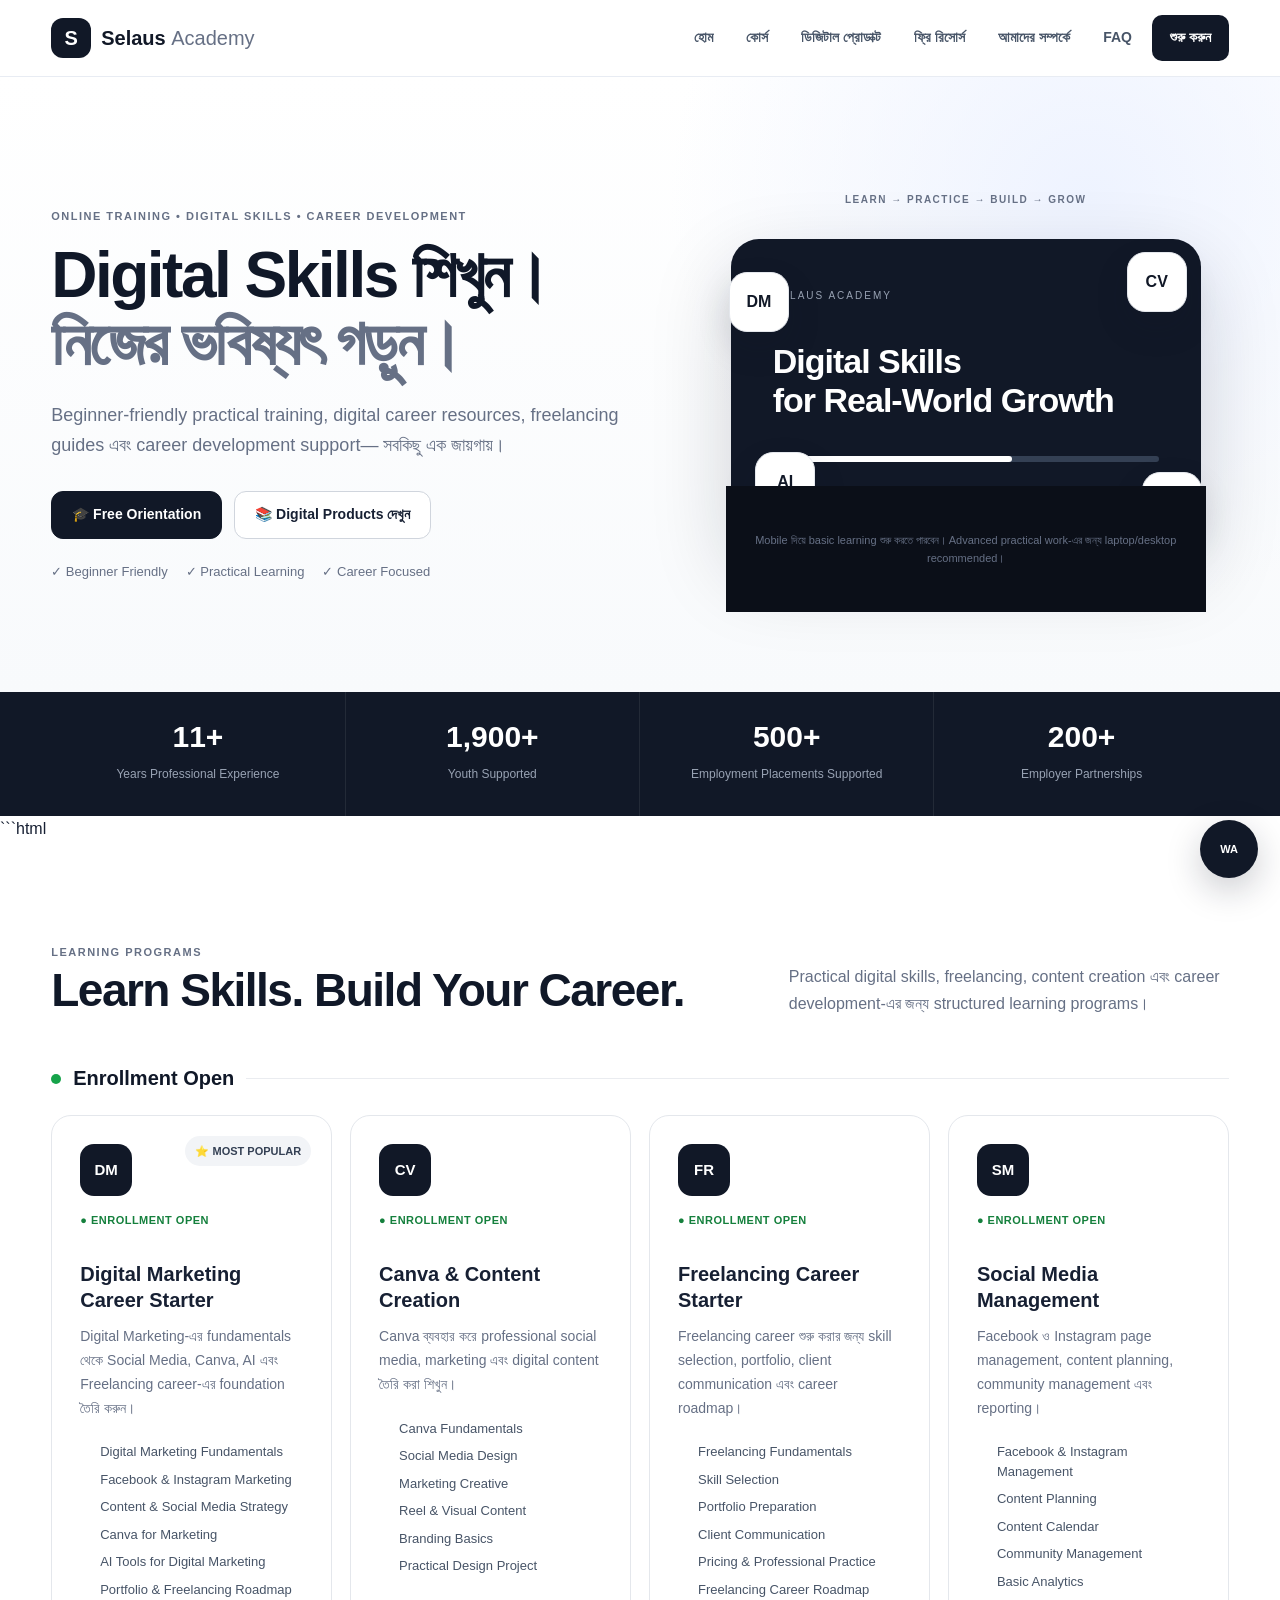
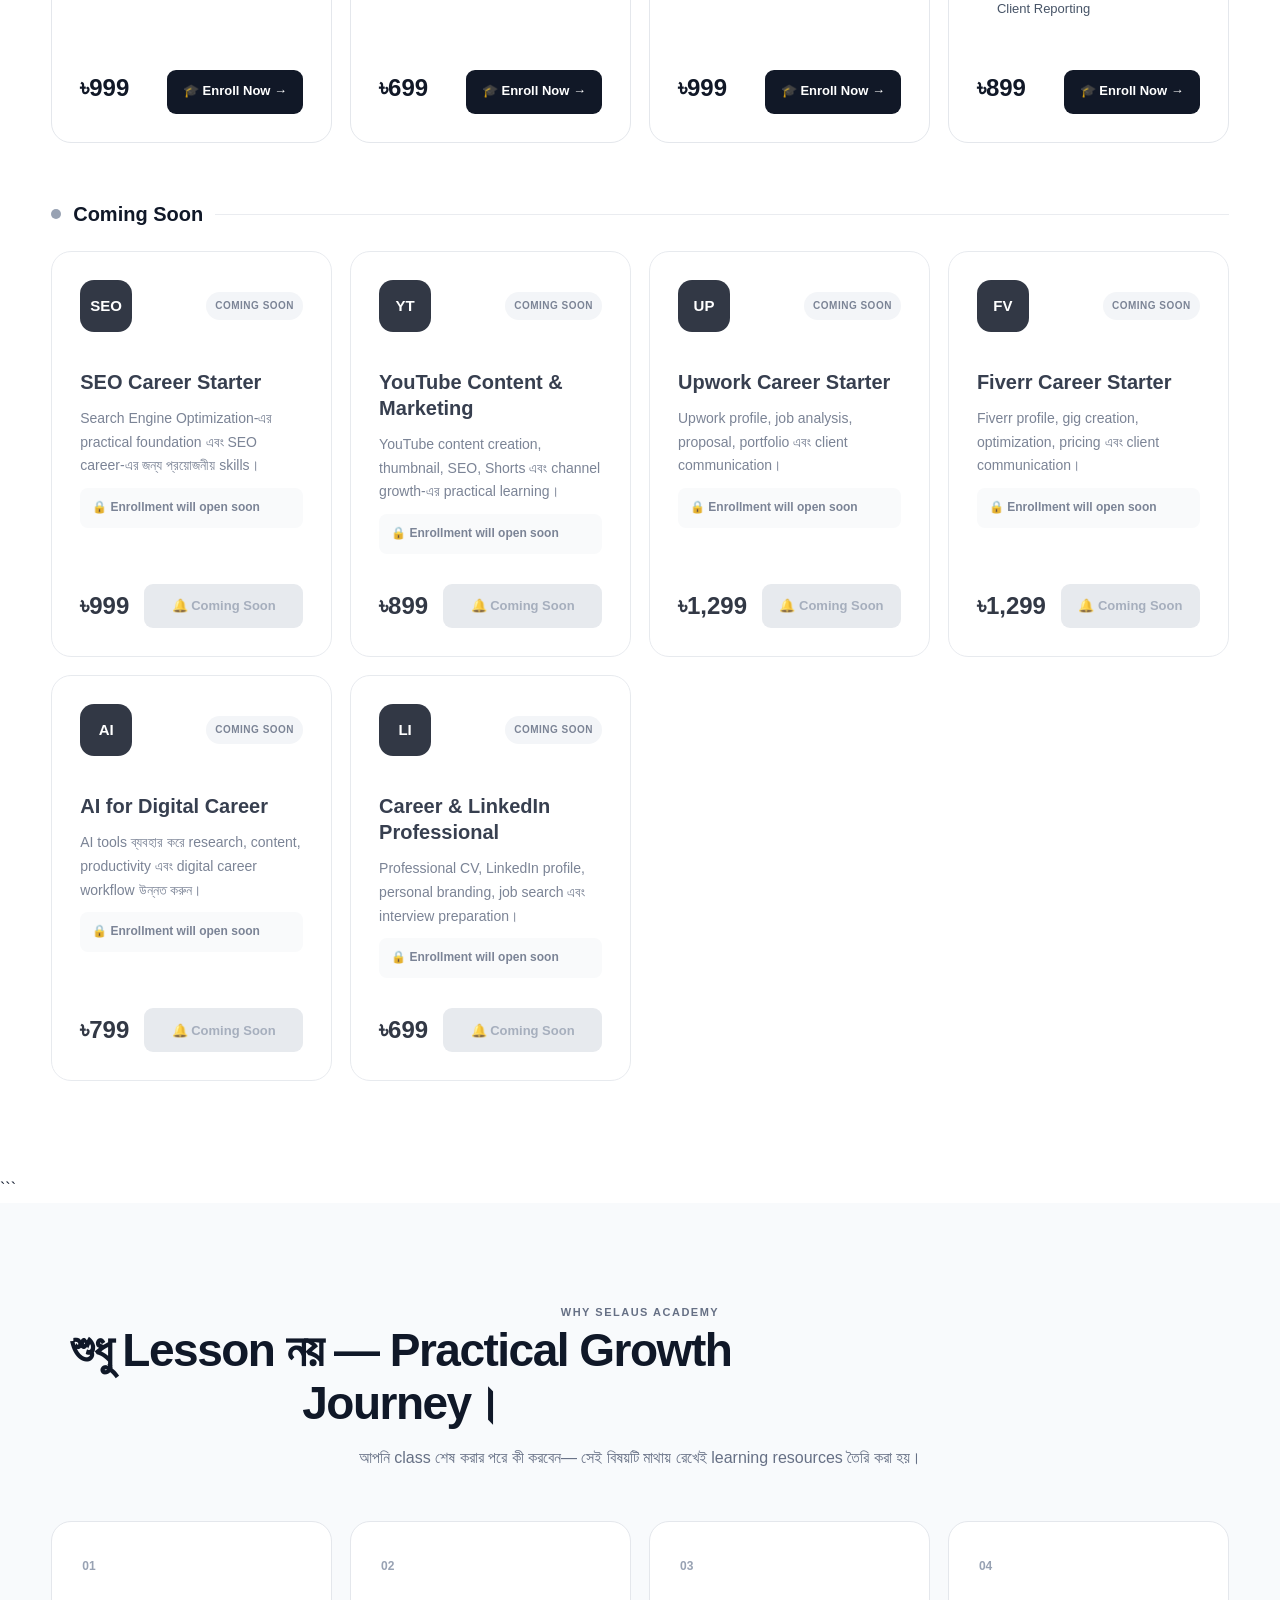
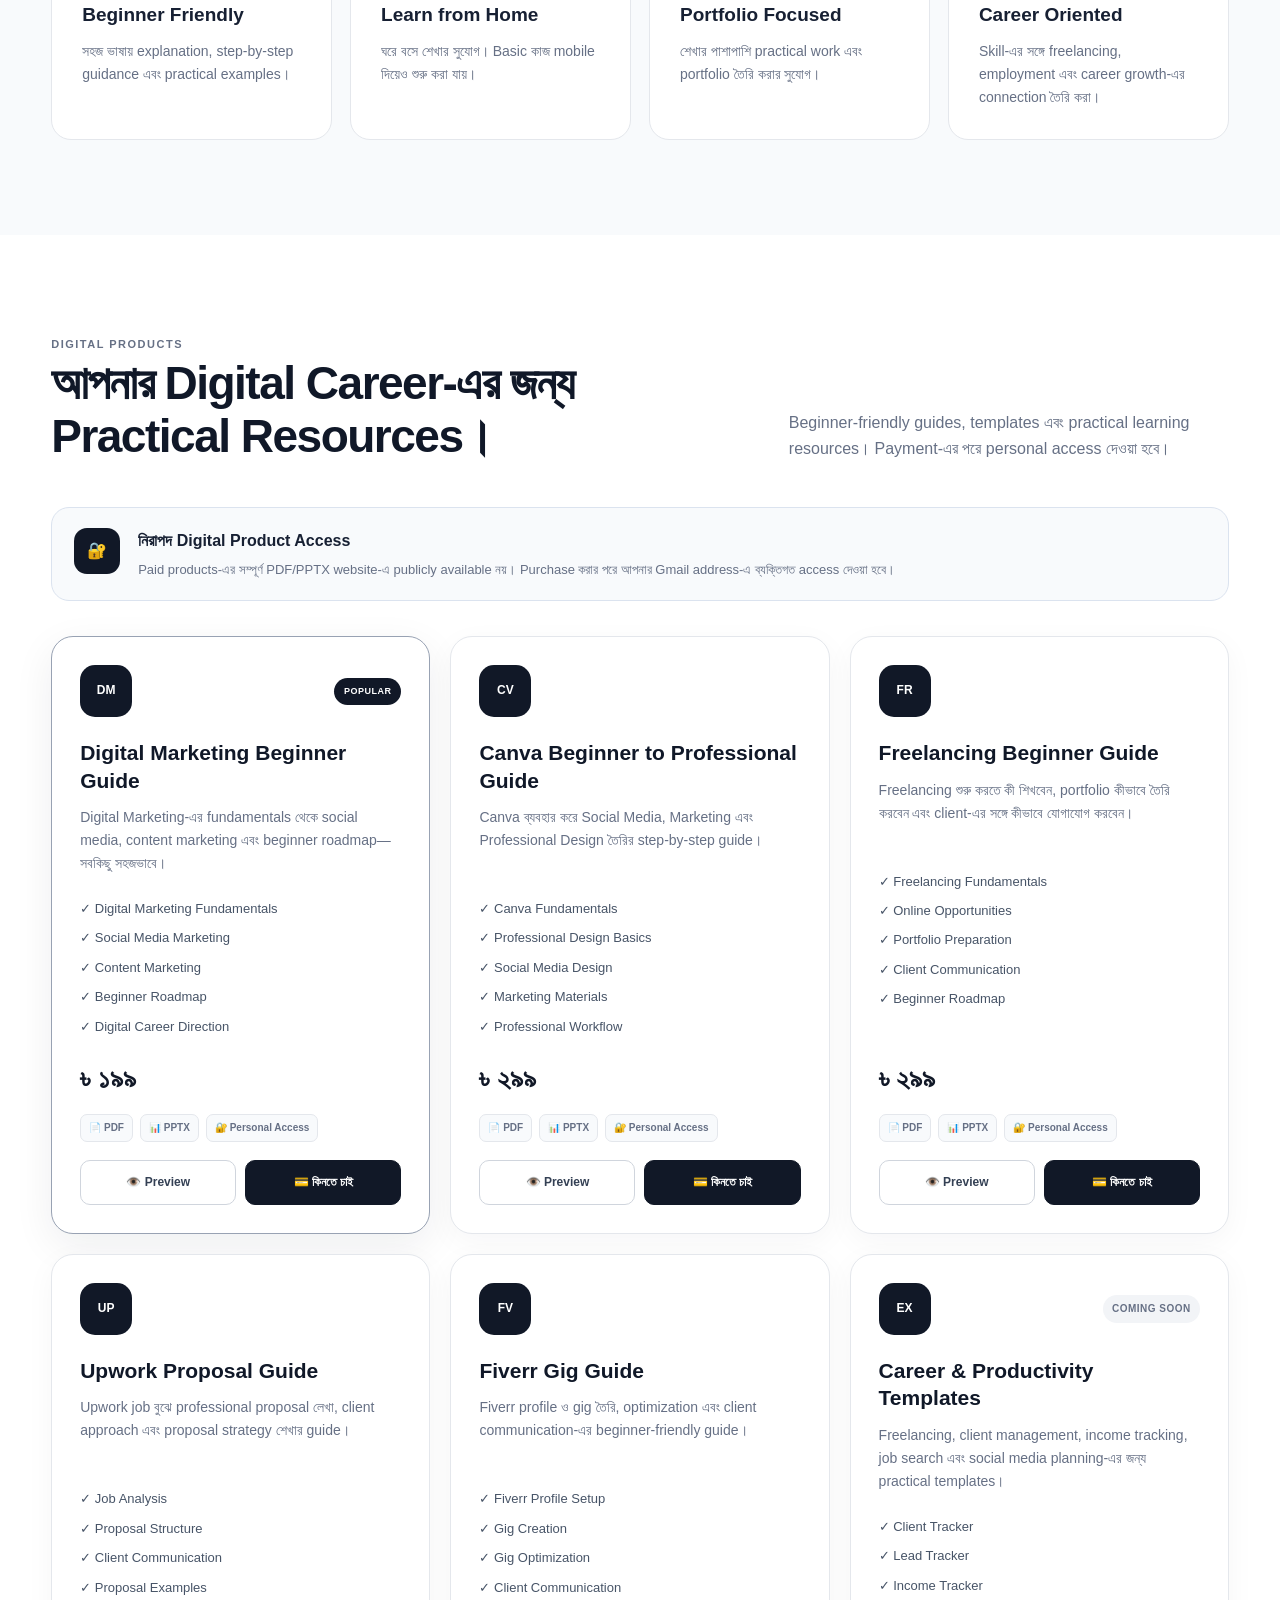
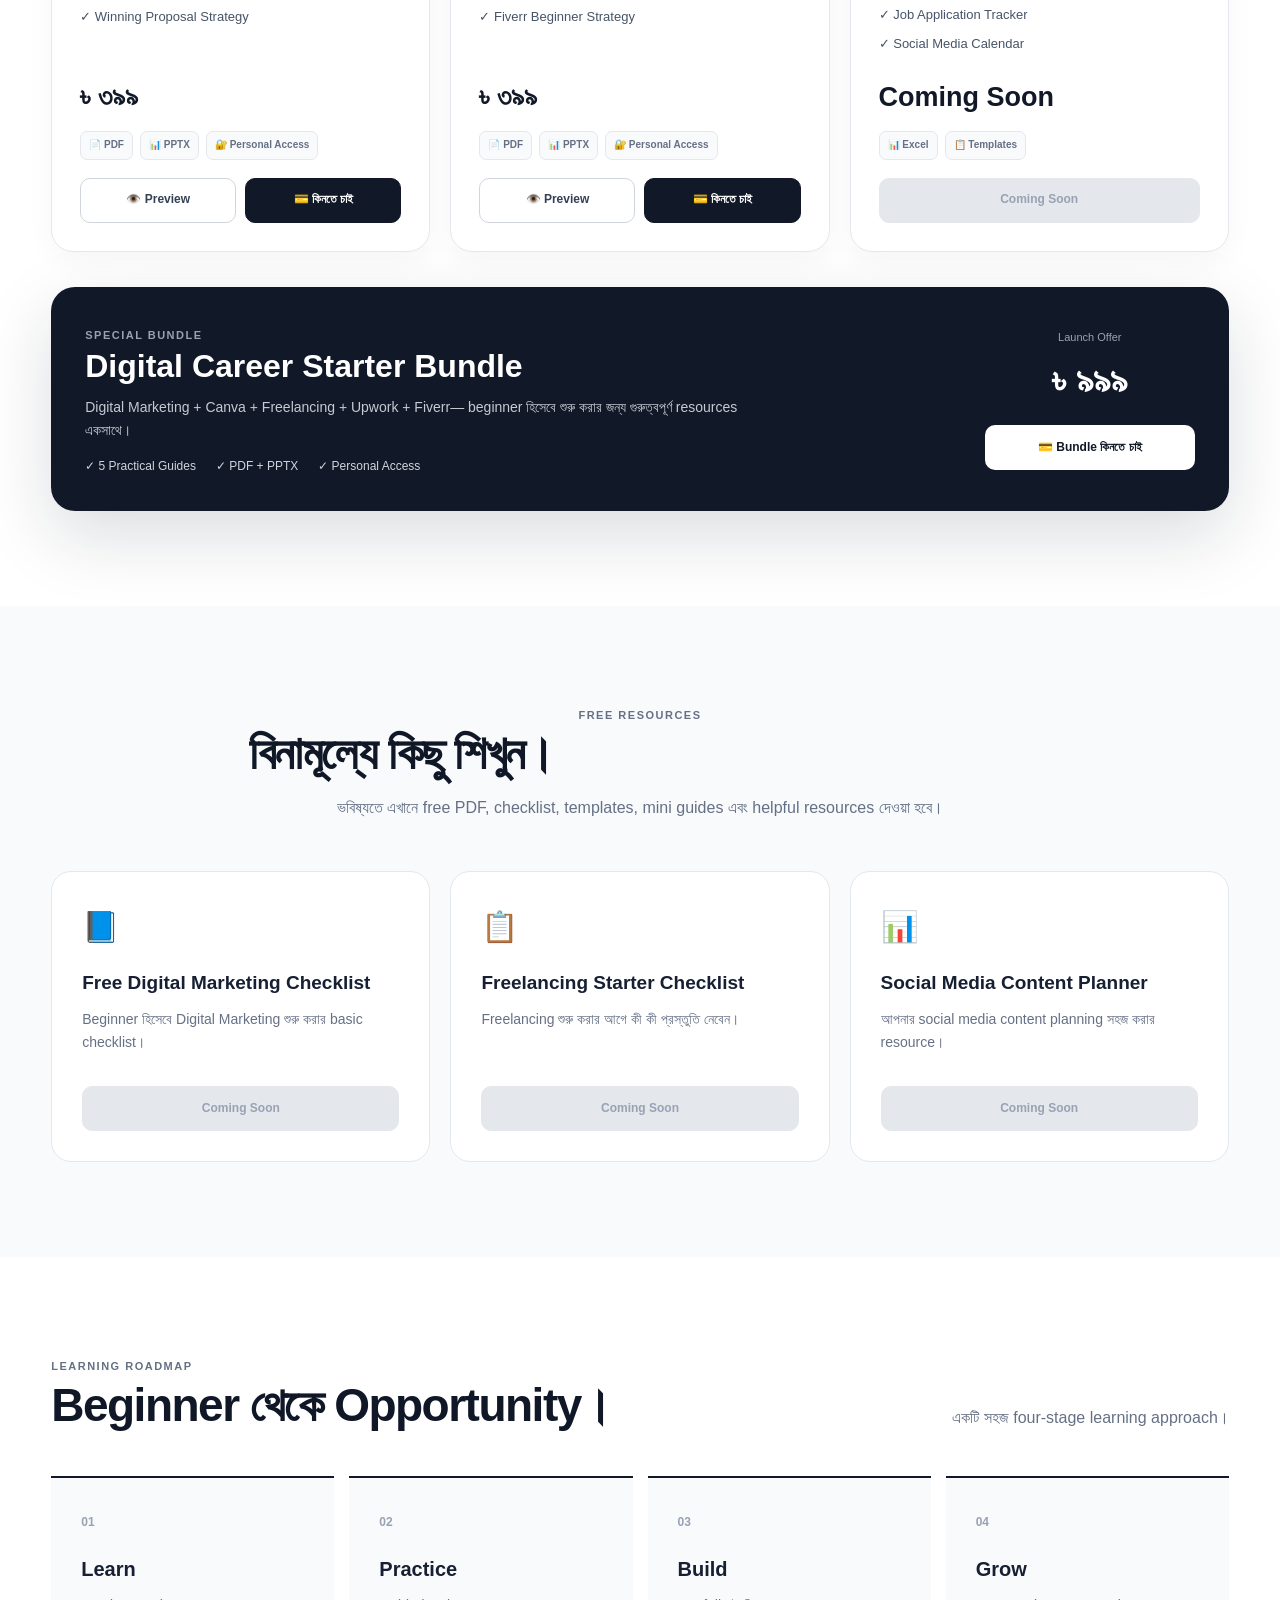
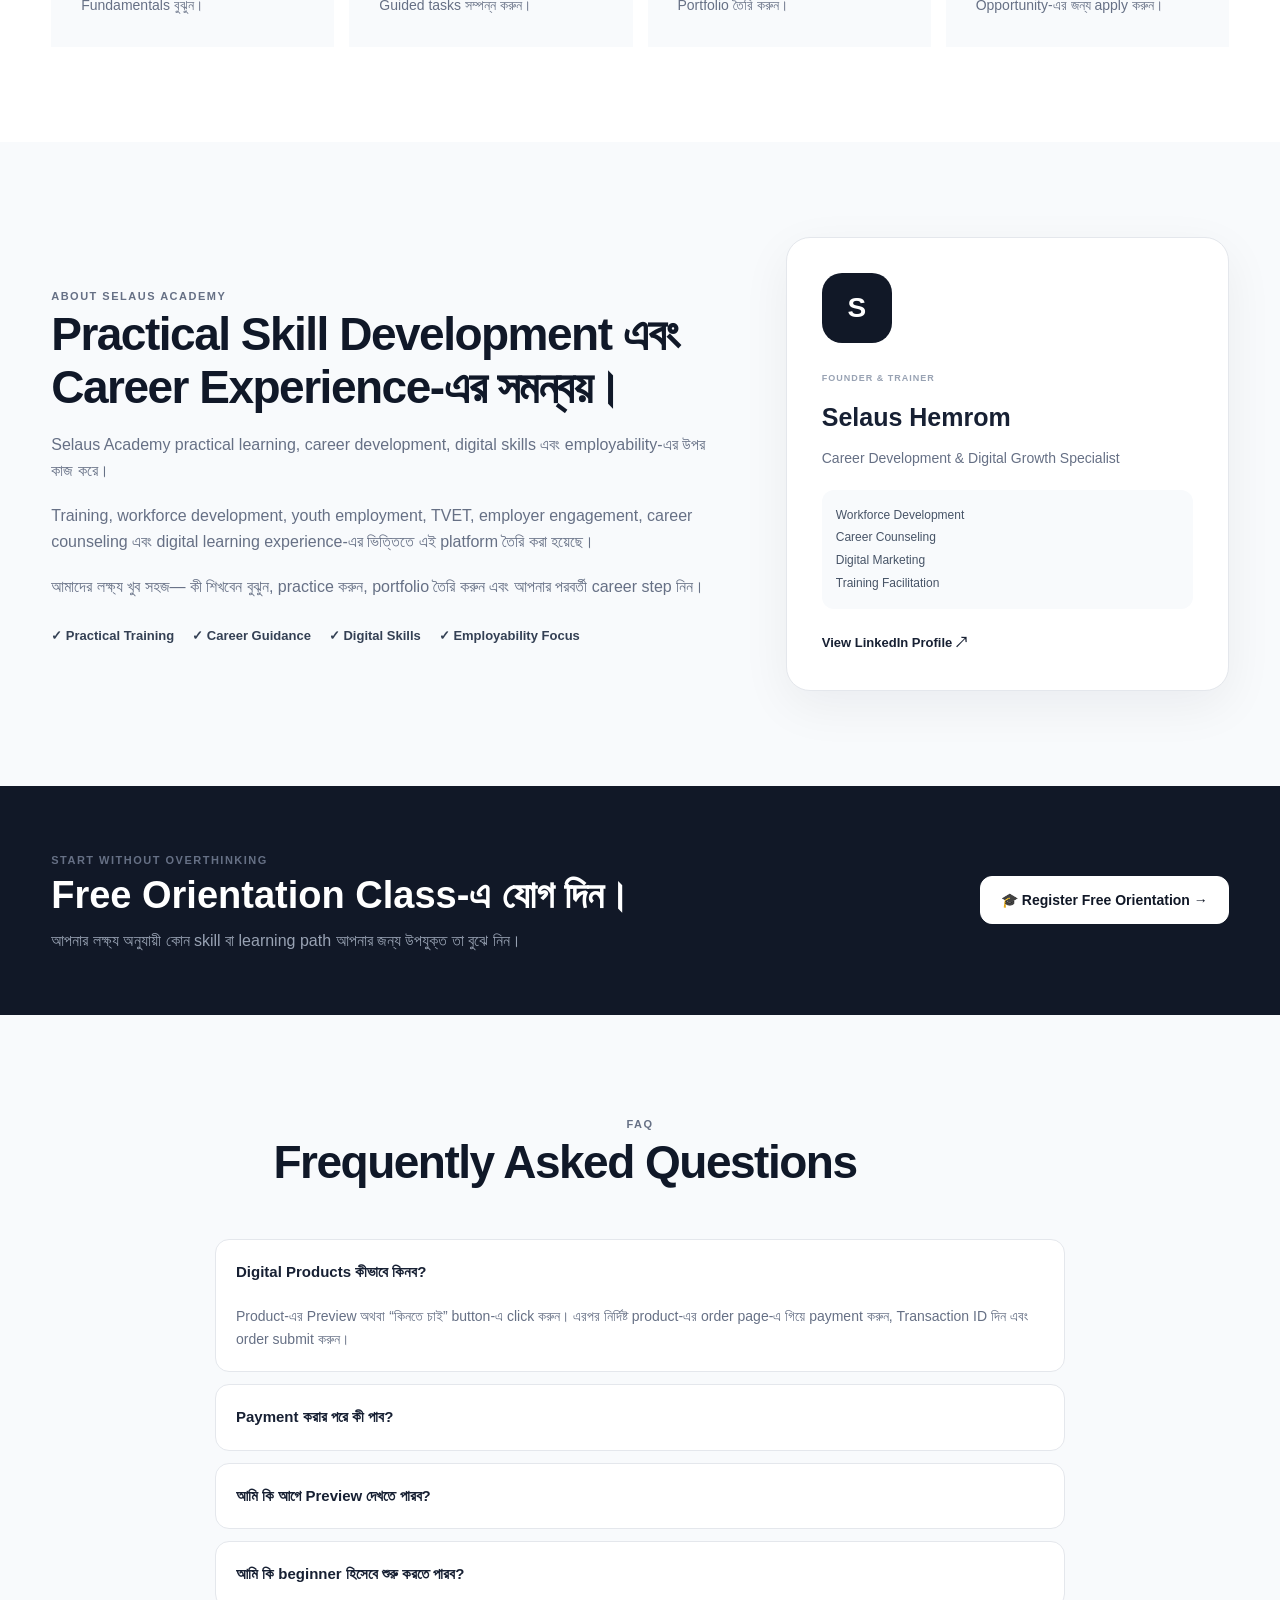
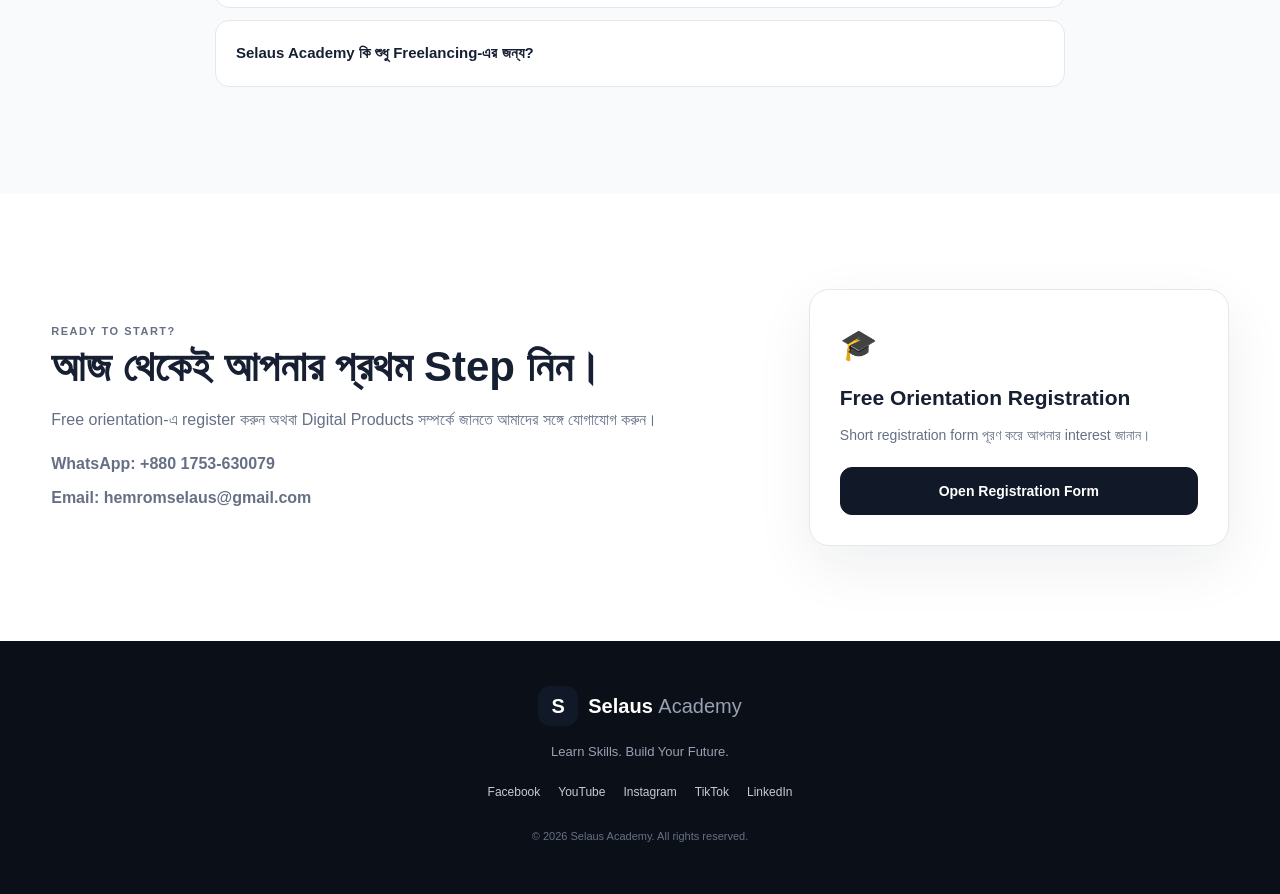
<file: index.html>
<!doctype html>
<html lang="bn">

<head>

  <meta charset="utf-8">

  <meta name="viewport" content="width=device-width, initial-scale=1">

  <meta name="description"
    content="Selaus Academy — Digital Skills, Freelancing, Career Development and Practical Digital Products for Bangla-speaking learners.">

  <meta name="keywords"
    content="Selaus Academy, Digital Marketing Bangladesh, Freelancing Course, Canva Guide, Upwork Guide, Fiverr Guide, Career Development">

  <meta name="author" content="Selaus Hemrom">

  <meta name="theme-color" content="#111827">

  <meta property="og:title"
    content="Selaus Academy | Learn Skills. Build Your Future.">

  <meta property="og:description"
    content="Learn Digital Skills, build your portfolio and take your next career step.">

  <meta property="og:type" content="website">

  <title>Selaus Academy | Learn Skills. Build Your Future.</title>

  <link rel="icon" href="favicon.svg">

  <link rel="stylesheet" href="style.css">

  <style>

    /* =========================
       PREVIEW MODAL
    ========================= */

    .modal{
      display:none;
      position:fixed;
      inset:0;
      z-index:9999;
      align-items:center;
      justify-content:center;
      padding:20px;
    }

    .modal.active{
      display:flex;
    }

    .modal-overlay{
      position:absolute;
      inset:0;
      background:rgba(15,23,42,.72);
      backdrop-filter:blur(4px);
    }

    .modal-box{
      position:relative;
      z-index:2;
      width:min(600px,100%);
      max-height:90vh;
      overflow:auto;
      background:#fff;
      border-radius:22px;
      padding:30px;
      box-shadow:0 25px 80px rgba(0,0,0,.25);
    }

    .modal-close{
      position:absolute;
      right:15px;
      top:12px;
      width:38px;
      height:38px;
      border:0;
      border-radius:50%;
      background:#f2f4f7;
      color:#111827;
      font-size:25px;
      cursor:pointer;
    }

    .preview-label{
      font-size:11px;
      font-weight:900;
      letter-spacing:1.5px;
      color:#98a2b3;
      margin-bottom:8px;
    }

    .preview-title{
      font-size:30px;
      line-height:1.25;
      color:#101828;
      margin-bottom:12px;
      padding-right:35px;
    }

    .preview-description{
      color:#667085;
      font-size:14px;
      margin-bottom:20px;
    }

    .preview-items{
      list-style:none;
      margin:0 0 20px;
      padding:0;
    }

    .preview-items li{
      padding:9px 0;
      border-bottom:1px solid #eaecf0;
      font-size:14px;
      color:#344054;
    }

    .preview-price{
      font-size:28px;
      font-weight:900;
      color:#111827;
      margin:18px 0;
    }

    .preview-actions{
      display:flex;
      gap:10px;
      margin-top:20px;
    }

    .preview-actions a,
    .preview-actions button{
      flex:1;
      min-height:48px;
      border-radius:10px;
      border:0;
      cursor:pointer;
      font-weight:800;
      font-size:14px;
      text-align:center;
      display:flex;
      align-items:center;
      justify-content:center;
    }

    .preview-buy{
      background:#111827;
      color:#fff;
    }

    .preview-back{
      background:#f2f4f7;
      color:#344054;
    }

    @media(max-width:600px){

      .modal-box{
        padding:24px;
      }

      .preview-title{
        font-size:25px;
      }

      .preview-actions{
        flex-direction:column;
      }

    }

  </style>

</head>


<body>


<!-- ================= HEADER ================= -->

<header class="site-header">

  <div class="wrap nav">

    <a class="logo" href="#home" aria-label="Selaus Academy Home">

      <b>S</b>

      <span>
        Selaus <em>Academy</em>
      </span>

    </a>


    <button
      id="menu"
      class="menu-btn"
      aria-label="Open navigation menu"
      aria-expanded="false"
      type="button">

      ☰

    </button>


    <nav id="nav" aria-label="Main navigation">

      <a href="#home">হোম</a>

      <a href="#courses">কোর্স</a>

      <a href="#products">ডিজিটাল প্রোডাক্ট</a>

      <a href="#free">ফ্রি রিসোর্স</a>

      <a href="#about">আমাদের সম্পর্কে</a>

      <a href="#faq">FAQ</a>

      <a class="cta" href="#enroll">
        শুরু করুন
      </a>

    </nav>

  </div>

</header>



<!-- ================= HERO ================= -->

<main>


<section id="home" class="hero">

  <div class="wrap hero-grid">


    <div class="hero-content">


      <div class="eyebrow">
        ONLINE TRAINING • DIGITAL SKILLS • CAREER DEVELOPMENT
      </div>


      <h1>

        Digital Skills শিখুন।

        <span>
          নিজের ভবিষ্যৎ গড়ুন।
        </span>

      </h1>


      <p>

        Beginner-friendly practical training, digital career resources,
        freelancing guides এবং career development support—
        সবকিছু এক জায়গায়।

      </p>


      <div class="actions">

        <a
          class="btn dark"
          href="https://forms.gle/NHpn2oK4LzLdowEv6"
          target="_blank"
          rel="noopener noreferrer">

          🎓 Free Orientation

        </a>


        <a
          class="btn"
          href="#products">

          📚 Digital Products দেখুন

        </a>

      </div>


      <div class="trust">

        ✓ Beginner Friendly

        <span>
          ✓ Practical Learning
        </span>

        <span>
          ✓ Career Focused
        </span>

      </div>


    </div>



    <div class="visual">


      <label>
        LEARN → PRACTICE → BUILD → GROW
      </label>


      <div class="screen">

        <small>
          SELAUS ACADEMY
        </small>


        <h2>

          Digital Skills<br>
          for Real-World Growth

        </h2>


        <div class="bar">

          <i></i>

        </div>


        <p>
          Learn • Practice • Build • Grow
        </p>

      </div>


      <i class="bubble b1">
        DM
      </i>

      <i class="bubble b2">
        CV
      </i>

      <i class="bubble b3">
        AI
      </i>

      <i class="bubble b4">
        WEB
      </i>


      <footer>

        Mobile দিয়ে basic learning শুরু করতে পারবেন।
        Advanced practical work-এর জন্য laptop/desktop recommended।

      </footer>


    </div>


  </div>

</section>



<!-- ================= STATS ================= -->

<section class="stats">

  <div class="wrap statsgrid">

    <div>
      <b>11+</b>
      <span>Years Professional Experience</span>
    </div>

    <div>
      <b>1,900+</b>
      <span>Youth Supported</span>
    </div>

    <div>
      <b>500+</b>
      <span>Employment Placements Supported</span>
    </div>

    <div>
      <b>200+</b>
      <span>Employer Partnerships</span>
    </div>

  </div>

</section>

```html
<!-- ================= COURSES ================= -->

<section id="courses" class="section courses-section">

  <div class="wrap">

    <div class="head">

      <div>
        <div class="eyebrow">
          LEARNING PROGRAMS
        </div>

        <h2>
          Learn Skills. Build Your Career.
        </h2>
      </div>

      <p>
        Practical digital skills, freelancing, content creation
        এবং career development-এর জন্য structured learning programs।
      </p>

    </div>


    <!-- ================= ENROLLMENT OPEN ================= -->

    <div class="course-status-heading">

      <span class="status-dot"></span>

      <h3>
        Enrollment Open
      </h3>

      <span class="status-line"></span>

    </div>


    <div class="cards">


      <!-- 01 DIGITAL MARKETING -->

      <article class="course-card featured-course">

        <div class="course-top">

          <strong class="course-icon">
            DM
          </strong>

          <mark>
            ⭐ MOST POPULAR
          </mark>

        </div>


        <span class="course-status open">
          ● ENROLLMENT OPEN
        </span>


        <h3>
          Digital Marketing Career Starter
        </h3>


        <p>
          Digital Marketing-এর fundamentals থেকে Social Media,
          Canva, AI এবং Freelancing career-এর foundation তৈরি করুন।
        </p>


        <ul>

          <li>Digital Marketing Fundamentals</li>

          <li>Facebook & Instagram Marketing</li>

          <li>Content & Social Media Strategy</li>

          <li>Canva for Marketing</li>

          <li>AI Tools for Digital Marketing</li>

          <li>Portfolio & Freelancing Roadmap</li>

        </ul>


        <div class="course-bottom">

          <strong class="course-price">
            ৳999
          </strong>


          <a
            href="enroll.html?course=digital-marketing"
            class="course-btn">

            🎓 Enroll Now →

          </a>

        </div>

      </article>



      <!-- 02 CANVA -->

      <article class="course-card">

        <div class="course-top">

          <strong class="course-icon">
            CV
          </strong>

        </div>


        <span class="course-status open">
          ● ENROLLMENT OPEN
        </span>


        <h3>
          Canva & Content Creation
        </h3>


        <p>
          Canva ব্যবহার করে professional social media,
          marketing এবং digital content তৈরি করা শিখুন।
        </p>


        <ul>

          <li>Canva Fundamentals</li>

          <li>Social Media Design</li>

          <li>Marketing Creative</li>

          <li>Reel & Visual Content</li>

          <li>Branding Basics</li>

          <li>Practical Design Project</li>

        </ul>


        <div class="course-bottom">

          <strong class="course-price">
            ৳699
          </strong>


          <a
            href="enroll.html?course=canva"
            class="course-btn">

            🎓 Enroll Now →

          </a>

        </div>

      </article>



      <!-- 03 FREELANCING -->

      <article class="course-card">

        <div class="course-top">

          <strong class="course-icon">
            FR
          </strong>

        </div>


        <span class="course-status open">
          ● ENROLLMENT OPEN
        </span>


        <h3>
          Freelancing Career Starter
        </h3>


        <p>
          Freelancing career শুরু করার জন্য skill selection,
          portfolio, client communication এবং career roadmap।
        </p>


        <ul>

          <li>Freelancing Fundamentals</li>

          <li>Skill Selection</li>

          <li>Portfolio Preparation</li>

          <li>Client Communication</li>

          <li>Pricing & Professional Practice</li>

          <li>Freelancing Career Roadmap</li>

        </ul>


        <div class="course-bottom">

          <strong class="course-price">
            ৳999
          </strong>


          <a
            href="enroll.html?course=freelancing"
            class="course-btn">

            🎓 Enroll Now →

          </a>

        </div>

      </article>



      <!-- 04 SOCIAL MEDIA -->

      <article class="course-card">

        <div class="course-top">

          <strong class="course-icon">
            SM
          </strong>

        </div>


        <span class="course-status open">
          ● ENROLLMENT OPEN
        </span>


        <h3>
          Social Media Management
        </h3>


        <p>
          Facebook ও Instagram page management,
          content planning, community management এবং reporting।
        </p>


        <ul>

          <li>Facebook & Instagram Management</li>

          <li>Content Planning</li>

          <li>Content Calendar</li>

          <li>Community Management</li>

          <li>Basic Analytics</li>

          <li>Client Reporting</li>

        </ul>


        <div class="course-bottom">

          <strong class="course-price">
            ৳899
          </strong>


          <a
            href="enroll.html?course=social-media"
            class="course-btn">

            🎓 Enroll Now →

          </a>

        </div>

      </article>


    </div>



    <!-- ================= COMING SOON ================= -->

    <div class="course-status-heading coming-heading">

      <span class="status-dot coming-dot"></span>

      <h3>
        Coming Soon
      </h3>

      <span class="status-line"></span>

    </div>


    <div class="cards coming-courses">


      <!-- 05 SEO -->

      <article class="course-card coming-course">

        <div class="course-top">

          <strong class="course-icon">
            SEO
          </strong>

          <span class="coming-badge">
            COMING SOON
          </span>

        </div>


        <h3>
          SEO Career Starter
        </h3>


        <p>
          Search Engine Optimization-এর practical foundation
          এবং SEO career-এর জন্য প্রয়োজনীয় skills।
        </p>


        <div class="coming-info">
          🔒 Enrollment will open soon
        </div>


        <div class="course-bottom">

          <strong class="course-price">
            ৳999
          </strong>


          <button
            class="course-btn disabled-btn"
            type="button"
            disabled>

            🔔 Coming Soon

          </button>

        </div>

      </article>



      <!-- 06 YOUTUBE -->

      <article class="course-card coming-course">

        <div class="course-top">

          <strong class="course-icon">
            YT
          </strong>

          <span class="coming-badge">
            COMING SOON
          </span>

        </div>


        <h3>
          YouTube Content & Marketing
        </h3>


        <p>
          YouTube content creation, thumbnail, SEO,
          Shorts এবং channel growth-এর practical learning।
        </p>


        <div class="coming-info">
          🔒 Enrollment will open soon
        </div>


        <div class="course-bottom">

          <strong class="course-price">
            ৳899
          </strong>


          <button
            class="course-btn disabled-btn"
            type="button"
            disabled>

            🔔 Coming Soon

          </button>

        </div>

      </article>



      <!-- 07 UPWORK -->

      <article class="course-card coming-course">

        <div class="course-top">

          <strong class="course-icon">
            UP
          </strong>

          <span class="coming-badge">
            COMING SOON
          </span>

        </div>


        <h3>
          Upwork Career Starter
        </h3>


        <p>
          Upwork profile, job analysis, proposal,
          portfolio এবং client communication।
        </p>


        <div class="coming-info">
          🔒 Enrollment will open soon
        </div>


        <div class="course-bottom">

          <strong class="course-price">
            ৳1,299
          </strong>


          <button
            class="course-btn disabled-btn"
            type="button"
            disabled>

            🔔 Coming Soon

          </button>

        </div>

      </article>



      <!-- 08 FIVERR -->

      <article class="course-card coming-course">

        <div class="course-top">

          <strong class="course-icon">
            FV
          </strong>

          <span class="coming-badge">
            COMING SOON
          </span>

        </div>


        <h3>
          Fiverr Career Starter
        </h3>


        <p>
          Fiverr profile, gig creation, optimization,
          pricing এবং client communication।
        </p>


        <div class="coming-info">
          🔒 Enrollment will open soon
        </div>


        <div class="course-bottom">

          <strong class="course-price">
            ৳1,299
          </strong>


          <button
            class="course-btn disabled-btn"
            type="button"
            disabled>

            🔔 Coming Soon

          </button>

        </div>

      </article>



      <!-- 09 AI -->

      <article class="course-card coming-course">

        <div class="course-top">

          <strong class="course-icon">
            AI
          </strong>

          <span class="coming-badge">
            COMING SOON
          </span>

        </div>


        <h3>
          AI for Digital Career
        </h3>


        <p>
          AI tools ব্যবহার করে research, content,
          productivity এবং digital career workflow উন্নত করুন।
        </p>


        <div class="coming-info">
          🔒 Enrollment will open soon
        </div>


        <div class="course-bottom">

          <strong class="course-price">
            ৳799
          </strong>


          <button
            class="course-btn disabled-btn"
            type="button"
            disabled>

            🔔 Coming Soon

          </button>

        </div>

      </article>



      <!-- 10 CAREER -->

      <article class="course-card coming-course">

        <div class="course-top">

          <strong class="course-icon">
            LI
          </strong>

          <span class="coming-badge">
            COMING SOON
          </span>

        </div>


        <h3>
          Career & LinkedIn Professional
        </h3>


        <p>
          Professional CV, LinkedIn profile,
          personal branding, job search এবং interview preparation।
        </p>


        <div class="coming-info">
          🔒 Enrollment will open soon
        </div>


        <div class="course-bottom">

          <strong class="course-price">
            ৳699
          </strong>


          <button
            class="course-btn disabled-btn"
            type="button"
            disabled>

            🔔 Coming Soon

          </button>

        </div>

      </article>


    </div>

  </div>

</section>
```


<!-- ================= WHY US ================= -->

<section id="why" class="section soft">

  <div class="wrap">


    <div class="center">

      <div class="eyebrow">
        WHY SELAUS ACADEMY
      </div>

      <h2>
        শুধু Lesson নয় — Practical Growth Journey।
      </h2>

      <p>

        আপনি class শেষ করার পরে কী করবেন—
        সেই বিষয়টি মাথায় রেখেই learning resources তৈরি করা হয়।

      </p>

    </div>


    <div class="features">


      <div>

        <b>01</b>

        <h3>
          Beginner Friendly
        </h3>

        <p>
          সহজ ভাষায় explanation, step-by-step guidance
          এবং practical examples।
        </p>

      </div>


      <div>

        <b>02</b>

        <h3>
          Learn from Home
        </h3>

        <p>
          ঘরে বসে শেখার সুযোগ। Basic কাজ mobile দিয়েও শুরু করা যায়।
        </p>

      </div>


      <div>

        <b>03</b>

        <h3>
          Portfolio Focused
        </h3>

        <p>
          শেখার পাশাপাশি practical work এবং portfolio তৈরি করার সুযোগ।
        </p>

      </div>


      <div>

        <b>04</b>

        <h3>
          Career Oriented
        </h3>

        <p>
          Skill-এর সঙ্গে freelancing, employment এবং career growth-এর
          connection তৈরি করা।
        </p>

      </div>


    </div>

  </div>

</section>



<!-- ================= DIGITAL PRODUCTS ================= -->

<section id="products" class="section products-section">

  <div class="wrap">


    <div class="head">

      <div>

        <div class="eyebrow">
          DIGITAL PRODUCTS
        </div>

        <h2>
          আপনার Digital Career-এর জন্য Practical Resources।
        </h2>

      </div>


      <p>

        Beginner-friendly guides, templates এবং practical learning
        resources। Payment-এর পরে personal access দেওয়া হবে।

      </p>

    </div>



    <div class="product-notice">

      <div class="notice-icon">
        🔐
      </div>


      <div>

        <strong>
          নিরাপদ Digital Product Access
        </strong>

        <p>

          Paid products-এর সম্পূর্ণ PDF/PPTX website-এ publicly available নয়।
          Purchase করার পরে আপনার Gmail address-এ ব্যক্তিগত access দেওয়া হবে।

        </p>

      </div>

    </div>



    <div class="product-grid">


      <!-- ================= PRODUCT 1 ================= -->

      <article class="product-card featured-product">

        <div class="product-top">

          <div class="product-icon">
            DM
          </div>

          <span class="popular">
            POPULAR
          </span>

        </div>


        <h3>
          Digital Marketing Beginner Guide
        </h3>


        <p>

          Digital Marketing-এর fundamentals থেকে social media,
          content marketing এবং beginner roadmap—সবকিছু সহজভাবে।

        </p>


        <div class="product-list">

          <span>
            ✓ Digital Marketing Fundamentals
          </span>

          <span>
            ✓ Social Media Marketing
          </span>

          <span>
            ✓ Content Marketing
          </span>

          <span>
            ✓ Beginner Roadmap
          </span>

          <span>
            ✓ Digital Career Direction
          </span>

        </div>


        <div class="price">
          ৳ ১৯৯
        </div>


        <div class="file-info">

          <span>📄 PDF</span>

          <span>📊 PPTX</span>

          <span>🔐 Personal Access</span>

        </div>


        <div class="product-actions">

          <button
            class="preview-btn"
            type="button"
            onclick="openPreview('dm')">

            👁️ Preview

          </button>


          <a
            class="buy-btn"
            href="order.html?product=dm">

            💳 কিনতে চাই

          </a>

        </div>

      </article>



      <!-- ================= PRODUCT 2 ================= -->

      <article class="product-card">

        <div class="product-top">

          <div class="product-icon">
            CV
          </div>

        </div>


        <h3>
          Canva Beginner to Professional Guide
        </h3>


        <p>

          Canva ব্যবহার করে Social Media, Marketing এবং
          Professional Design তৈরির step-by-step guide।

        </p>


        <div class="product-list">

          <span>
            ✓ Canva Fundamentals
          </span>

          <span>
            ✓ Professional Design Basics
          </span>

          <span>
            ✓ Social Media Design
          </span>

          <span>
            ✓ Marketing Materials
          </span>

          <span>
            ✓ Professional Workflow
          </span>

        </div>


        <div class="price">
          ৳ ২৯৯
        </div>


        <div class="file-info">

          <span>📄 PDF</span>

          <span>📊 PPTX</span>

          <span>🔐 Personal Access</span>

        </div>


        <div class="product-actions">

          <button
            class="preview-btn"
            type="button"
            onclick="openPreview('canva')">

            👁️ Preview

          </button>


          <a
            class="buy-btn"
            href="order.html?product=canva">

            💳 কিনতে চাই

          </a>

        </div>

      </article>



      <!-- ================= PRODUCT 3 ================= -->

      <article class="product-card">

        <div class="product-top">

          <div class="product-icon">
            FR
          </div>

        </div>


        <h3>
          Freelancing Beginner Guide
        </h3>


        <p>

          Freelancing শুরু করতে কী শিখবেন, portfolio কীভাবে তৈরি করবেন
          এবং client-এর সঙ্গে কীভাবে যোগাযোগ করবেন।

        </p>


        <div class="product-list">

          <span>
            ✓ Freelancing Fundamentals
          </span>

          <span>
            ✓ Online Opportunities
          </span>

          <span>
            ✓ Portfolio Preparation
          </span>

          <span>
            ✓ Client Communication
          </span>

          <span>
            ✓ Beginner Roadmap
          </span>

        </div>


        <div class="price">
          ৳ ২৯৯
        </div>


        <div class="file-info">

          <span>📄 PDF</span>

          <span>📊 PPTX</span>

          <span>🔐 Personal Access</span>

        </div>


        <div class="product-actions">

          <button
            class="preview-btn"
            type="button"
            onclick="openPreview('freelancing')">

            👁️ Preview

          </button>


          <a
            class="buy-btn"
            href="order.html?product=freelancing">

            💳 কিনতে চাই

          </a>

        </div>

      </article>



      <!-- ================= PRODUCT 4 ================= -->

      <article class="product-card">

        <div class="product-top">

          <div class="product-icon">
            UP
          </div>

        </div>


        <h3>
          Upwork Proposal Guide
        </h3>


        <p>

          Upwork job বুঝে professional proposal লেখা,
          client approach এবং proposal strategy শেখার guide।

        </p>


        <div class="product-list">

          <span>
            ✓ Job Analysis
          </span>

          <span>
            ✓ Proposal Structure
          </span>

          <span>
            ✓ Client Communication
          </span>

          <span>
            ✓ Proposal Examples
          </span>

          <span>
            ✓ Winning Proposal Strategy
          </span>

        </div>


        <div class="price">
          ৳ ৩৯৯
        </div>


        <div class="file-info">

          <span>📄 PDF</span>

          <span>📊 PPTX</span>

          <span>🔐 Personal Access</span>

        </div>


        <div class="product-actions">

          <button
            class="preview-btn"
            type="button"
            onclick="openPreview('upwork')">

            👁️ Preview

          </button>


          <a
            class="buy-btn"
            href="order.html?product=upwork">

            💳 কিনতে চাই

          </a>

        </div>

      </article>



      <!-- ================= PRODUCT 5 ================= -->

      <article class="product-card">

        <div class="product-top">

          <div class="product-icon">
            FV
          </div>

        </div>


        <h3>
          Fiverr Gig Guide
        </h3>


        <p>

          Fiverr profile ও gig তৈরি, optimization এবং
          client communication-এর beginner-friendly guide।

        </p>


        <div class="product-list">

          <span>
            ✓ Fiverr Profile Setup
          </span>

          <span>
            ✓ Gig Creation
          </span>

          <span>
            ✓ Gig Optimization
          </span>

          <span>
            ✓ Client Communication
          </span>

          <span>
            ✓ Fiverr Beginner Strategy
          </span>

        </div>


        <div class="price">
          ৳ ৩৯৯
        </div>


        <div class="file-info">

          <span>📄 PDF</span>

          <span>📊 PPTX</span>

          <span>🔐 Personal Access</span>

        </div>


        <div class="product-actions">

          <button
            class="preview-btn"
            type="button"
            onclick="openPreview('fiverr')">

            👁️ Preview

          </button>


          <a
            class="buy-btn"
            href="order.html?product=fiverr">

            💳 কিনতে চাই

          </a>

        </div>

      </article>



      <!-- ================= PRODUCT 6 ================= -->

      <article class="product-card coming">

        <div class="product-top">

          <div class="product-icon">
            EX
          </div>

          <span class="coming-badge">
            COMING SOON
          </span>

        </div>


        <h3>
          Career & Productivity Templates
        </h3>


        <p>

          Freelancing, client management, income tracking,
          job search এবং social media planning-এর জন্য practical templates।

        </p>


        <div class="product-list">

          <span>
            ✓ Client Tracker
          </span>

          <span>
            ✓ Lead Tracker
          </span>

          <span>
            ✓ Income Tracker
          </span>

          <span>
            ✓ Job Application Tracker
          </span>

          <span>
            ✓ Social Media Calendar
          </span>

        </div>


        <div class="price">
          Coming Soon
        </div>


        <div class="file-info">

          <span>📊 Excel</span>

          <span>📋 Templates</span>

        </div>


        <button
          class="disabled-btn"
          type="button"
          disabled>

          Coming Soon

        </button>

      </article>


    </div>



    <!-- ================= BUNDLE ================= -->

    <div class="bundle">


      <div>

        <div class="eyebrow">
          SPECIAL BUNDLE
        </div>


        <h2>
          Digital Career Starter Bundle
        </h2>


        <p>

          Digital Marketing + Canva + Freelancing + Upwork + Fiverr—
          beginner হিসেবে শুরু করার জন্য গুরুত্বপূর্ণ resources একসাথে।

        </p>


        <div class="bundle-items">

          ✓ 5 Practical Guides

          <span>
            ✓ PDF + PPTX
          </span>

          <span>
            ✓ Personal Access
          </span>

        </div>

      </div>


      <div class="bundle-price">

        <span>
          Launch Offer
        </span>


        <strong>
          ৳ ৯৯৯
        </strong>


        <a
          href="order.html?product=bundle"
          class="bundle-btn">

          💳 Bundle কিনতে চাই

        </a>

      </div>


    </div>


  </div>

</section>



<!-- ================= FREE RESOURCES ================= -->

<section id="free" class="section soft">

  <div class="wrap">


    <div class="center">

      <div class="eyebrow">
        FREE RESOURCES
      </div>


      <h2>
        বিনামূল্যে কিছু শিখুন।
      </h2>


      <p>

        ভবিষ্যতে এখানে free PDF, checklist, templates,
        mini guides এবং helpful resources দেওয়া হবে।

      </p>

    </div>


    <div class="free-grid">


      <div class="free-card">

        <span>📘</span>

        <h3>
          Free Digital Marketing Checklist
        </h3>

        <p>
          Beginner হিসেবে Digital Marketing শুরু করার basic checklist।
        </p>

        <button
          class="disabled-btn"
          type="button"
          disabled>

          Coming Soon

        </button>

      </div>


      <div class="free-card">

        <span>📋</span>

        <h3>
          Freelancing Starter Checklist
        </h3>

        <p>
          Freelancing শুরু করার আগে কী কী প্রস্তুতি নেবেন।
        </p>

        <button
          class="disabled-btn"
          type="button"
          disabled>

          Coming Soon

        </button>

      </div>


      <div class="free-card">

        <span>📊</span>

        <h3>
          Social Media Content Planner
        </h3>

        <p>
          আপনার social media content planning সহজ করার resource।
        </p>

        <button
          class="disabled-btn"
          type="button"
          disabled>

          Coming Soon

        </button>

      </div>


    </div>

  </div>

</section>



<!-- ================= ROADMAP ================= -->

<section class="section">

  <div class="wrap">


    <div class="head">

      <div>

        <div class="eyebrow">
          LEARNING ROADMAP
        </div>

        <h2>
          Beginner থেকে Opportunity।
        </h2>

      </div>


      <p>
        একটি সহজ four-stage learning approach।
      </p>

    </div>


    <div class="steps">


      <div>
        <b>01</b>
        <h3>Learn</h3>
        <p>Fundamentals বুঝুন।</p>
      </div>


      <div>
        <b>02</b>
        <h3>Practice</h3>
        <p>Guided tasks সম্পন্ন করুন।</p>
      </div>


      <div>
        <b>03</b>
        <h3>Build</h3>
        <p>Portfolio তৈরি করুন।</p>
      </div>


      <div>
        <b>04</b>
        <h3>Grow</h3>
        <p>Opportunity-এর জন্য apply করুন।</p>
      </div>


    </div>

  </div>

</section>



<!-- ================= ABOUT ================= -->

<section id="about" class="section about">

  <div class="wrap aboutgrid">


    <div>

      <div class="eyebrow">
        ABOUT SELAUS ACADEMY
      </div>


      <h2>
        Practical Skill Development এবং Career Experience-এর সমন্বয়।
      </h2>


      <p>

        Selaus Academy practical learning, career development,
        digital skills এবং employability-এর উপর কাজ করে।

      </p>


      <p>

        Training, workforce development, youth employment, TVET,
        employer engagement, career counseling এবং digital learning
        experience-এর ভিত্তিতে এই platform তৈরি করা হয়েছে।

      </p>


      <p>

        আমাদের লক্ষ্য খুব সহজ—
        কী শিখবেন বুঝুন, practice করুন, portfolio তৈরি করুন
        এবং আপনার পরবর্তী career step নিন।

      </p>


      <div class="ticks">

        ✓ Practical Training

        <span>
          ✓ Career Guidance
        </span>

        <span>
          ✓ Digital Skills
        </span>

        <span>
          ✓ Employability Focus
        </span>

      </div>

    </div>



    <div class="profile">

      <div class="avatar">
        S
      </div>


      <small>
        FOUNDER & TRAINER
      </small>


      <h3>
        Selaus Hemrom
      </h3>


      <p>
        Career Development & Digital Growth Specialist
      </p>


      <div class="tags">

        Workforce Development<br>
        Career Counseling<br>
        Digital Marketing<br>
        Training Facilitation

      </div>


      <a
        href="https://www.linkedin.com/in/selaus-hemrom/"
        target="_blank"
        rel="noopener noreferrer">

        View LinkedIn Profile ↗

      </a>

    </div>


  </div>

</section>



<!-- ================= OFFER ================= -->

<section class="offer">

  <div class="wrap offerbox">


    <div>

      <div class="eyebrow">
        START WITHOUT OVERTHINKING
      </div>


      <h2>
        Free Orientation Class-এ যোগ দিন।
      </h2>


      <p>

        আপনার লক্ষ্য অনুযায়ী কোন skill বা learning path
        আপনার জন্য উপযুক্ত তা বুঝে নিন।

      </p>

    </div>


    <a
      class="btn white"
      href="https://forms.gle/NHpn2oK4LzLdowEv6"
      target="_blank"
      rel="noopener noreferrer">

      🎓 Register Free Orientation →

    </a>


  </div>

</section>



<!-- ================= FAQ ================= -->

<section id="faq" class="section soft">

  <div class="wrap narrow">


    <div class="center">

      <div class="eyebrow">
        FAQ
      </div>

      <h2>
        Frequently Asked Questions
      </h2>

    </div>


    <details open>

      <summary>
        Digital Products কীভাবে কিনব?
      </summary>

      <p>

        Product-এর Preview অথবা “কিনতে চাই” button-এ click করুন।
        এরপর নির্দিষ্ট product-এর order page-এ গিয়ে payment করুন,
        Transaction ID দিন এবং order submit করুন।

      </p>

    </details>


    <details>

      <summary>
        Payment করার পরে কী পাব?
      </summary>

      <p>

        Payment verification-এর পরে product অনুযায়ী PDF এবং PPTX
        আপনার Gmail address-এ personal access দেওয়া হবে।

      </p>

    </details>


    <details>

      <summary>
        আমি কি আগে Preview দেখতে পারব?
      </summary>

      <p>

        হ্যাঁ। Preview button-এ click করলে product-এর details,
        contents এবং sample information দেখতে পারবেন।

      </p>

    </details>


    <details>

      <summary>
        আমি কি beginner হিসেবে শুরু করতে পারব?
      </summary>

      <p>

        অবশ্যই। আমাদের guides এবং training beginner-friendly
        approach অনুসরণ করে তৈরি করা হয়েছে।

      </p>

    </details>


    <details>

      <summary>
        Selaus Academy কি শুধু Freelancing-এর জন্য?
      </summary>

      <p>

        না। Freelancing-এর পাশাপাশি Digital Marketing,
        employment, career development, digital entrepreneurship
        এবং employability-এর জন্যও resources ও training রয়েছে।

      </p>

    </details>


  </div>

</section>



<!-- ================= ENROLL ================= -->

<section id="enroll" class="section">

  <div class="wrap enroll">


    <div>

      <div class="eyebrow">
        READY TO START?
      </div>


      <h2>
        আজ থেকেই আপনার প্রথম Step নিন।
      </h2>


      <p>

        Free orientation-এ register করুন অথবা Digital Products
        সম্পর্কে জানতে আমাদের সঙ্গে যোগাযোগ করুন।

      </p>


      <div class="contact-list">

        <p>

          <b>WhatsApp:</b>

          <a
            href="https://wa.me/8801753630079"
            target="_blank"
            rel="noopener noreferrer">

            +880 1753-630079

          </a>

        </p>


        <p>

          <b>Email:</b>

          <a href="mailto:hemromselaus@gmail.com">

            hemromselaus@gmail.com

          </a>

        </p>

      </div>

    </div>



    <div class="formcard">

      <span class="form-icon">
        🎓
      </span>


      <h3>
        Free Orientation Registration
      </h3>


      <p>
        Short registration form পূরণ করে আপনার interest জানান।
      </p>


      <a
        class="btn dark full"
        href="https://forms.gle/NHpn2oK4LzLdowEv6"
        target="_blank"
        rel="noopener noreferrer">

        Open Registration Form

      </a>

    </div>


  </div>

</section>


</main>



<!-- ================= FOOTER ================= -->

<footer>

  <div class="wrap foot">


    <div class="logo">

      <b>S</b>

      <span>
        Selaus <em>Academy</em>
      </span>

    </div>


    <p>
      Learn Skills. Build Your Future.
    </p>


    <div class="links">


      <a
        href="https://www.facebook.com/SelausSuccessAcademy"
        target="_blank"
        rel="noopener noreferrer">

        Facebook

      </a>


      <a
        href="https://www.youtube.com/@SelausAcademy-Silas"
        target="_blank"
        rel="noopener noreferrer">

        YouTube

      </a>


      <a
        href="https://www.instagram.com/selaushemrom/"
        target="_blank"
        rel="noopener noreferrer">

        Instagram

      </a>


      <a
        href="https://www.tiktok.com/@selausacademy"
        target="_blank"
        rel="noopener noreferrer">

        TikTok

      </a>


      <a
        href="https://www.linkedin.com/in/selaus-hemrom/"
        target="_blank"
        rel="noopener noreferrer">

        LinkedIn

      </a>


    </div>


    <small>
      © 2026 Selaus Academy. All rights reserved.
    </small>


  </div>

</footer>



<!-- ================= WHATSAPP ================= -->

<a
  class="wa"
  href="https://wa.me/8801753630079?text=Hello%20Selaus%20Academy%2C%20I%20am%20interested%20in%20your%20Digital%20Products."
  target="_blank"
  rel="noopener noreferrer"
  aria-label="Contact Selaus Academy on WhatsApp">

  WA

</a>



<!-- ================= PREVIEW MODAL ================= -->

<div
  id="previewModal"
  class="modal"
  aria-hidden="true"
  role="dialog"
  aria-modal="true">

  <div
    class="modal-overlay"
    onclick="closePreview()">
  </div>


  <div class="modal-box">


    <button
      class="modal-close"
      onclick="closePreview()"
      aria-label="Close preview"
      type="button">

      ×

    </button>


    <div id="previewContent"></div>


  </div>

</div>



<!-- ================= JAVASCRIPT ================= -->

<script>


/* =========================
   MOBILE MENU
========================= */

const menu =
  document.getElementById("menu");

const nav =
  document.getElementById("nav");


if(menu && nav){

  menu.addEventListener(
    "click",
    function(){

      nav.classList.toggle("open");

      const isOpen =
        nav.classList.contains("open");

      menu.setAttribute(
        "aria-expanded",
        isOpen ? "true" : "false"
      );

    }
  );

}


/* =========================
   PRODUCT DATABASE
========================= */

const products = {

  dm: {

    title:
      "Digital Marketing Beginner Guide",

    price:
      "৳ ১৯৯",

    description:
      "Digital Marketing-এর basic থেকে practical understanding তৈরি করার জন্য beginner-friendly guide।",

    items: [

      "Digital Marketing Fundamentals",

      "Social Media Marketing",

      "Content Marketing",

      "Beginner Roadmap",

      "Digital Career Direction"

    ]

  },


  canva: {

    title:
      "Canva Beginner to Professional Guide",

    price:
      "৳ ২৯৯",

    description:
      "Canva ব্যবহার করে professional social media, marketing এবং career-related design তৈরি করার practical guide।",

    items: [

      "Canva Fundamentals",

      "Design Basics",

      "Social Media Design",

      "Marketing Materials",

      "Professional Workflow"

    ]

  },


  freelancing: {

    title:
      "Freelancing Beginner Guide",

    price:
      "৳ ২৯৯",

    description:
      "Freelancing শুরু করার জন্য skill, portfolio, client communication এবং online opportunity সম্পর্কে practical roadmap।",

    items: [

      "Freelancing Fundamentals",

      "Online Opportunities",

      "Portfolio Preparation",

      "Client Communication",

      "Beginner Roadmap"

    ]

  },


  upwork: {

    title:
      "Upwork Proposal Guide",

    price:
      "৳ ৩৯৯",

    description:
      "Upwork job বুঝে professional proposal তৈরি, client approach এবং proposal strategy শেখার guide।",

    items: [

      "Job Analysis",

      "Proposal Structure",

      "Client Communication",

      "Proposal Examples",

      "Winning Proposal Strategy"

    ]

  },


  fiverr: {

    title:
      "Fiverr Gig Guide",

    price:
      "৳ ৩৯৯",

    description:
      "Fiverr profile এবং gig তৈরি, optimization এবং client communication-এর beginner-friendly guide।",

    items: [

      "Fiverr Profile Setup",

      "Gig Creation",

      "Gig Optimization",

      "Client Communication",

      "Fiverr Beginner Strategy"

    ]

  },


  bundle: {

    title:
      "Digital Career Starter Bundle",

    price:
      "৳ ৯৯৯",

    description:
      "Digital Marketing + Canva + Freelancing + Upwork + Fiverr—beginner হিসেবে শুরু করার জন্য গুরুত্বপূর্ণ resources একসাথে।",

    items: [

      "Digital Marketing Beginner Guide",

      "Canva Beginner to Professional Guide",

      "Freelancing Beginner Guide",

      "Upwork Proposal Guide",

      "Fiverr Gig Guide",

      "PDF + PPTX",

      "Personal Access"

    ]

  }

};



/* =========================
   OPEN PREVIEW
========================= */

function openPreview(productKey){

  const product =
    products[productKey];

  if(!product){

    return;

  }


  const modal =
    document.getElementById(
      "previewModal"
    );


  const content =
    document.getElementById(
      "previewContent"
    );


  let itemsHTML = "";


  product.items.forEach(
    function(item){

      itemsHTML +=
        "<li>✓ " +
        item +
        "</li>";

    }
  );


  content.innerHTML = `

    <div class="preview-label">
      PRODUCT PREVIEW
    </div>

    <h2 class="preview-title">
      ${product.title}
    </h2>

    <p class="preview-description">
      ${product.description}
    </p>

    <ul class="preview-items">
      ${itemsHTML}
    </ul>

    <div class="preview-price">
      ${product.price}
    </div>

    <div class="preview-actions">

      <a
        class="preview-buy"
        href="order.html?product=${encodeURIComponent(productKey)}">

        💳 কিনতে চাই →

      </a>

      <button
        type="button"
        class="preview-back"
        onclick="closePreview()">

        ← Back

      </button>

    </div>

  `;


  modal.classList.add("active");

  modal.setAttribute(
    "aria-hidden",
    "false"
  );


  document.body.style.overflow =
    "hidden";

}



/* =========================
   CLOSE PREVIEW
========================= */

function closePreview(){

  const modal =
    document.getElementById(
      "previewModal"
    );


  modal.classList.remove(
    "active"
  );


  modal.setAttribute(
    "aria-hidden",
    "true"
  );


  document.body.style.overflow =
    "";

}


/* =========================
   ESC CLOSE
========================= */

document.addEventListener(
  "keydown",
  function(event){

    if(event.key === "Escape"){

      closePreview();

    }

  }
);


</script>


</body>

</html>
</file>
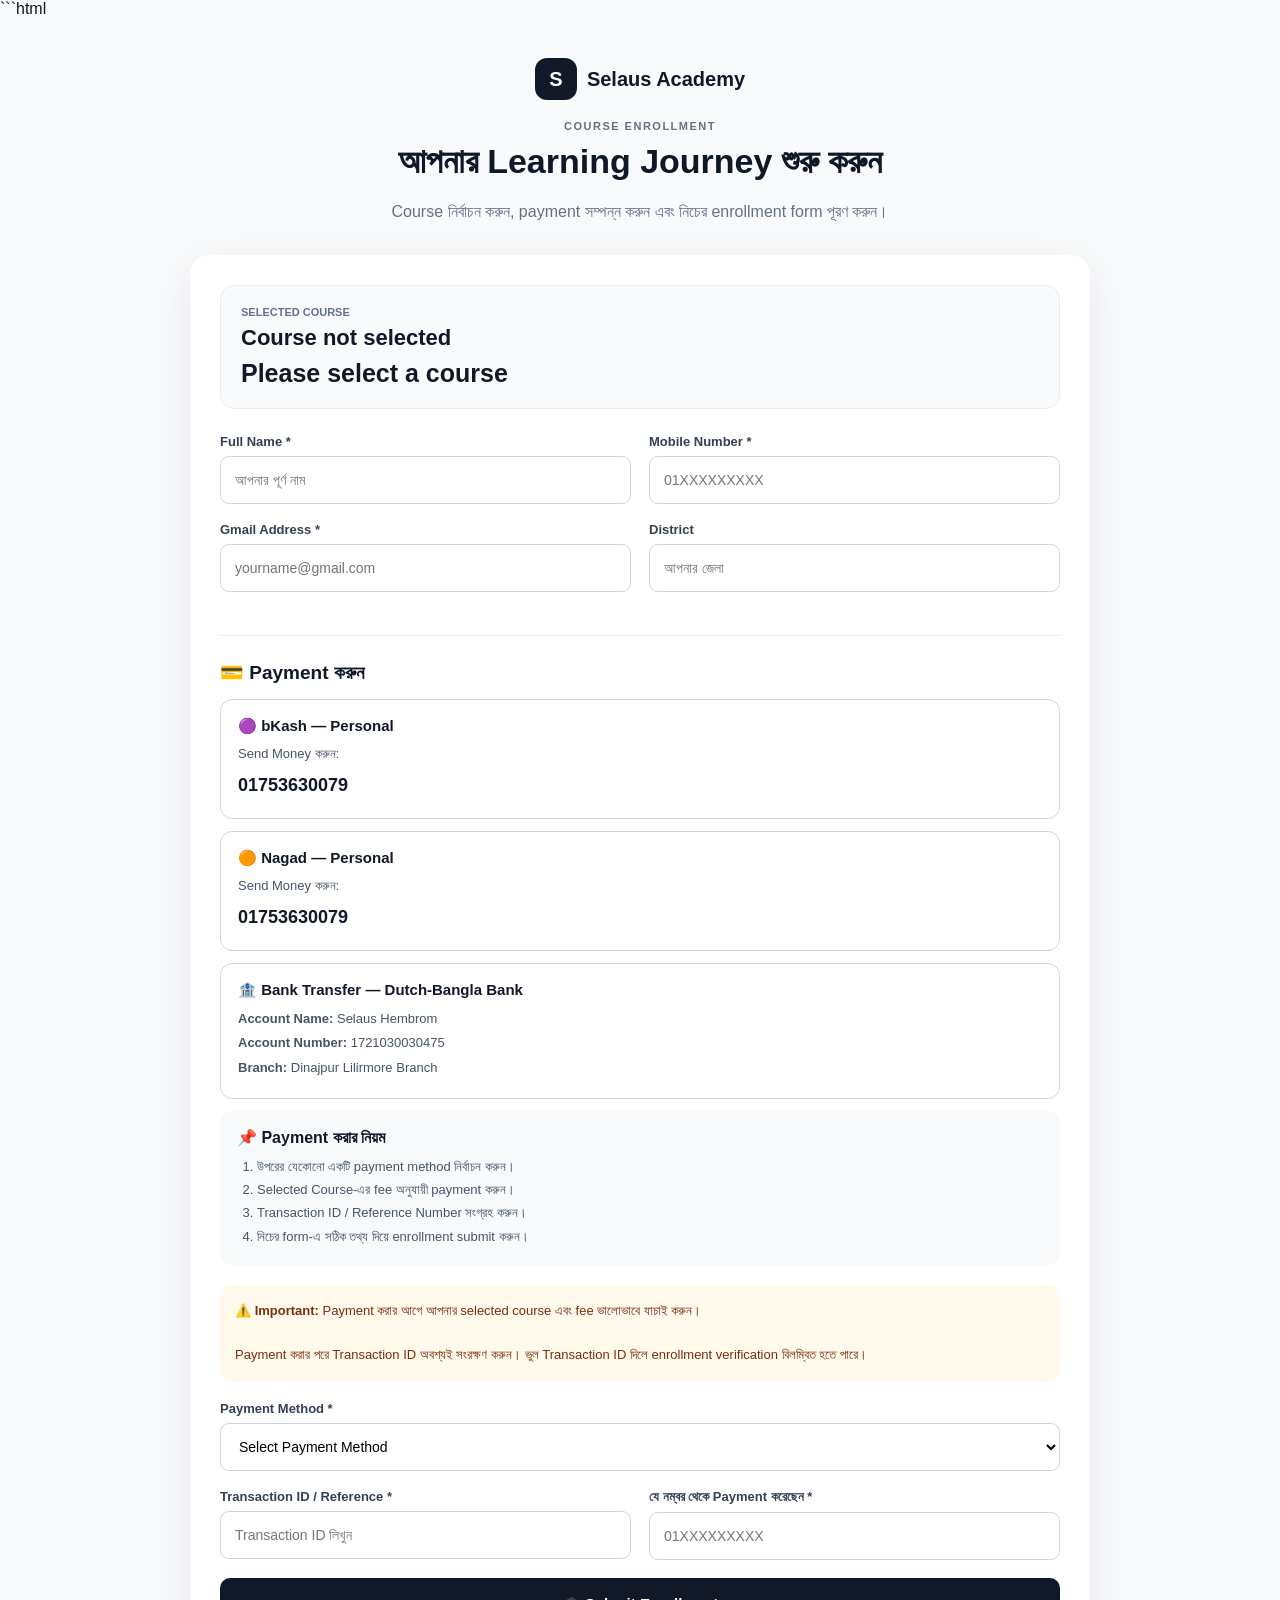
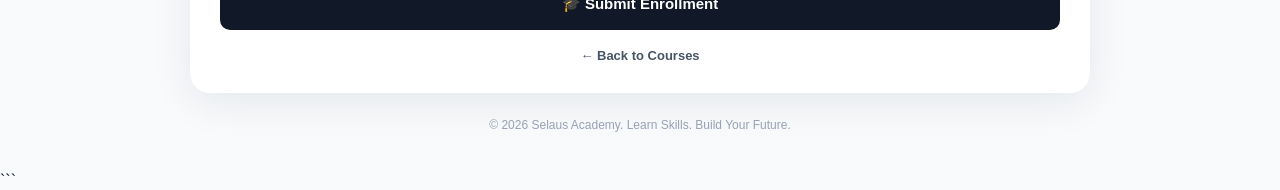
<file: enroll.html>
```html
<!doctype html>
<html lang="bn">

<head>

  <meta charset="utf-8">

  <meta name="viewport"
    content="width=device-width, initial-scale=1">

  <meta name="description"
    content="Selaus Academy Course Enrollment">

  <meta name="author"
    content="Selaus Hemrom">

  <title>Course Enrollment | Selaus Academy</title>

  <link rel="icon" href="favicon.svg">

  <style>

    * {
      box-sizing: border-box;
    }

    body {
      margin: 0;
      font-family: Arial, "Noto Sans Bengali", sans-serif;
      background: #f8fafc;
      color: #101828;
    }

    a {
      text-decoration: none;
    }

    .page {
      min-height: 100vh;
      padding: 40px 20px;
    }

    .container {
      width: min(900px, 100%);
      margin: auto;
    }

    .top {
      text-align: center;
      margin-bottom: 30px;
    }

    .logo {
      display: inline-flex;
      align-items: center;
      gap: 10px;
      font-size: 20px;
      font-weight: 900;
      color: #111827;
      margin-bottom: 20px;
    }

    .logo b {
      width: 42px;
      height: 42px;
      border-radius: 12px;
      background: #111827;
      color: #fff;
      display: flex;
      align-items: center;
      justify-content: center;
    }

    .eyebrow {
      font-size: 11px;
      font-weight: 900;
      letter-spacing: 1.5px;
      color: #667085;
      margin-bottom: 10px;
    }

    h1 {
      margin: 0 0 10px;
      font-size: 34px;
    }

    .subtitle {
      color: #667085;
      line-height: 1.7;
    }

    .card {
      background: #fff;
      border-radius: 20px;
      padding: 30px;
      box-shadow: 0 10px 40px rgba(16, 24, 40, .08);
      margin-bottom: 20px;
    }

    .course-box {
      background: #f8fafc;
      border: 1px solid #eaecf0;
      border-radius: 14px;
      padding: 20px;
      margin-bottom: 25px;
    }

    .course-box small {
      display: block;
      color: #667085;
      font-size: 11px;
      font-weight: 800;
      margin-bottom: 7px;
    }

    .course-name {
      font-size: 22px;
      font-weight: 900;
      margin-bottom: 8px;
    }

    .course-fee {
      font-size: 25px;
      font-weight: 900;
      color: #111827;
    }

    label {
      display: block;
      margin-bottom: 7px;
      font-size: 13px;
      font-weight: 800;
      color: #344054;
    }

    input,
    select {
      width: 100%;
      min-height: 48px;
      padding: 12px 14px;
      border: 1px solid #d0d5dd;
      border-radius: 9px;
      font-size: 14px;
      outline: none;
      background: #fff;
    }

    input:focus,
    select:focus {
      border-color: #111827;
    }

    .field {
      margin-bottom: 18px;
    }

    .grid {
      display: grid;
      grid-template-columns: 1fr 1fr;
      gap: 18px;
    }

    .payment-box {
      margin-top: 25px;
      padding-top: 25px;
      border-top: 1px solid #eaecf0;
    }

    .payment-title {
      font-size: 19px;
      font-weight: 900;
      margin-bottom: 15px;
    }

    .payment-option {
      border: 1px solid #d0d5dd;
      border-radius: 12px;
      padding: 17px;
      margin-bottom: 12px;
      background: #fff;
    }

    .payment-option strong {
      display: block;
      margin-bottom: 8px;
      font-size: 15px;
    }

    .payment-option span {
      display: block;
      color: #475467;
      font-size: 13px;
      line-height: 1.7;
    }

    .payment-number {
      font-size: 18px !important;
      font-weight: 900;
      color: #111827 !important;
      margin-top: 5px;
    }

    .bank-details {
      line-height: 1.9 !important;
    }

    .notice {
      padding: 15px;
      border-radius: 10px;
      background: #fffaeb;
      color: #7a2e0e;
      font-size: 13px;
      line-height: 1.7;
      margin: 20px 0;
    }

    .step-box {
      background: #f8fafc;
      border-radius: 12px;
      padding: 17px;
      margin-bottom: 20px;
    }

    .step-box strong {
      display: block;
      margin-bottom: 8px;
    }

    .step-box ol {
      margin: 0;
      padding-left: 20px;
      color: #475467;
      font-size: 13px;
      line-height: 1.8;
    }

    .submit-btn {
      width: 100%;
      min-height: 52px;
      border: 0;
      border-radius: 10px;
      background: #111827;
      color: #fff;
      font-size: 15px;
      font-weight: 900;
      cursor: pointer;
    }

    .submit-btn:hover {
      opacity: .92;
    }

    .back {
      display: block;
      text-align: center;
      margin-top: 18px;
      color: #475467;
      font-size: 13px;
      font-weight: 700;
    }

    .footer {
      text-align: center;
      color: #98a2b3;
      font-size: 12px;
      margin-top: 25px;
    }

    @media (max-width: 650px) {

      .page {
        padding: 25px 15px;
      }

      .card {
        padding: 20px;
      }

      h1 {
        font-size: 28px;
      }

      .grid {
        grid-template-columns: 1fr;
        gap: 0;
      }

    }

  </style>

</head>


<body>


<div class="page">

  <div class="container">


    <!-- HEADER -->

    <div class="top">

      <a class="logo" href="index.html">

        <b>S</b>

        <span>
          Selaus Academy
        </span>

      </a>


      <div class="eyebrow">
        COURSE ENROLLMENT
      </div>


      <h1>
        আপনার Learning Journey শুরু করুন
      </h1>


      <p class="subtitle">

        Course নির্বাচন করুন, payment সম্পন্ন করুন
        এবং নিচের enrollment form পূরণ করুন।

      </p>

    </div>



    <!-- ENROLLMENT CARD -->

    <div class="card">


      <!-- SELECTED COURSE -->

      <div class="course-box">

        <small>
          SELECTED COURSE
        </small>

        <div id="courseName" class="course-name">
          Loading...
        </div>

        <div id="courseFee" class="course-fee">
          ৳0
        </div>

      </div>



      <!-- FORM -->

      <form id="enrollmentForm">


        <div class="grid">


          <div class="field">

            <label for="name">
              Full Name *
            </label>

            <input
              id="name"
              name="name"
              type="text"
              placeholder="আপনার পূর্ণ নাম"
              required>

          </div>


          <div class="field">

            <label for="phone">
              Mobile Number *
            </label>

            <input
              id="phone"
              name="phone"
              type="tel"
              placeholder="01XXXXXXXXX"
              required>

          </div>


        </div>



        <div class="grid">


          <div class="field">

            <label for="email">
              Gmail Address *
            </label>

            <input
              id="email"
              name="email"
              type="email"
              placeholder="yourname@gmail.com"
              required>

          </div>


          <div class="field">

            <label for="district">
              District
            </label>

            <input
              id="district"
              name="district"
              type="text"
              placeholder="আপনার জেলা">

          </div>


        </div>



        <!-- PAYMENT -->

        <div class="payment-box">


          <div class="payment-title">
            💳 Payment করুন
          </div>


          <!-- BKASH -->

          <div class="payment-option">

            <strong>
              🟣 bKash — Personal
            </strong>

            <span>
              Send Money করুন:
            </span>

            <span class="payment-number">
              01753630079
            </span>

          </div>



          <!-- NAGAD -->

          <div class="payment-option">

            <strong>
              🟠 Nagad — Personal
            </strong>

            <span>
              Send Money করুন:
            </span>

            <span class="payment-number">
              01753630079
            </span>

          </div>



          <!-- BANK -->

          <div class="payment-option">

            <strong>
              🏦 Bank Transfer — Dutch-Bangla Bank
            </strong>

            <span class="bank-details">

              <b>Account Name:</b>
              Selaus Hembrom<br>

              <b>Account Number:</b>
              1721030030475<br>

              <b>Branch:</b>
              Dinajpur Lilirmore Branch

            </span>

          </div>



          <!-- PAYMENT STEPS -->

          <div class="step-box">

            <strong>
              📌 Payment করার নিয়ম
            </strong>

            <ol>

              <li>
                উপরের যেকোনো একটি payment method নির্বাচন করুন।
              </li>

              <li>
                Selected Course-এর fee অনুযায়ী payment করুন।
              </li>

              <li>
                Transaction ID / Reference Number সংগ্রহ করুন।
              </li>

              <li>
                নিচের form-এ সঠিক তথ্য দিয়ে enrollment submit করুন।
              </li>

            </ol>

          </div>



          <div class="notice">

            ⚠️ <b>Important:</b>
            Payment করার আগে আপনার selected course এবং fee
            ভালোভাবে যাচাই করুন।

            <br><br>

            Payment করার পরে Transaction ID অবশ্যই সংরক্ষণ করুন।
            ভুল Transaction ID দিলে enrollment verification
            বিলম্বিত হতে পারে।

          </div>



          <!-- PAYMENT METHOD -->

          <div class="field">

            <label for="paymentMethod">
              Payment Method *
            </label>

            <select
              id="paymentMethod"
              name="paymentMethod"
              required>

              <option value="">
                Select Payment Method
              </option>

              <option value="bKash">
                bKash
              </option>

              <option value="Nagad">
                Nagad
              </option>

              <option value="Bank Transfer">
                Bank Transfer
              </option>

            </select>

          </div>



          <div class="grid">


            <div class="field">

              <label for="transaction">
                Transaction ID / Reference *
              </label>

              <input
                id="transaction"
                name="transaction"
                type="text"
                placeholder="Transaction ID লিখুন"
                required>

            </div>


            <div class="field">

              <label for="paymentPhone">
                যে নম্বর থেকে Payment করেছেন *
              </label>

              <input
                id="paymentPhone"
                name="paymentPhone"
                type="tel"
                placeholder="01XXXXXXXXX"
                required>

            </div>


          </div>


        </div>



        <button
          class="submit-btn"
          type="submit">

          🎓 Submit Enrollment

        </button>


      </form>


      <a
        class="back"
        href="index.html#courses">

        ← Back to Courses

      </a>


    </div>



    <div class="footer">

      © 2026 Selaus Academy.
      Learn Skills. Build Your Future.

    </div>


  </div>

</div>



<script>


/* =========================
   COURSE DATABASE
========================= */

const courses = {

  "digital-marketing": {

    name:
      "Digital Marketing Career Starter",

    fee:
      "৳999"

  },


  "canva": {

    name:
      "Canva & Content Creation",

    fee:
      "৳699"

  },


  "freelancing": {

    name:
      "Freelancing Career Starter",

    fee:
      "৳999"

  },


  "social-media": {

    name:
      "Social Media Management",

    fee:
      "৳899"

  }

};



/* =========================
   GET COURSE
========================= */

const params =
  new URLSearchParams(
    window.location.search
  );


const courseKey =
  params.get("course");


const course =
  courses[courseKey];



/* =========================
   DISPLAY COURSE
========================= */

const courseName =
  document.getElementById(
    "courseName"
  );


const courseFee =
  document.getElementById(
    "courseFee"
  );


if(course){

  courseName.textContent =
    course.name;

  courseFee.textContent =
    course.fee;

}else{

  courseName.textContent =
    "Course not selected";

  courseFee.textContent =
    "Please select a course";

}



/* =========================
   FORM SUBMIT
========================= */

document
  .getElementById("enrollmentForm")
  .addEventListener(
    "submit",
    function(event){

      event.preventDefault();


      alert(
        "আপনার enrollment information প্রস্তুত হয়েছে। পরবর্তী ধাপে Google Form/Google Sheet-এর সাথে submission system connect করা হবে।"
      );

    }
  );


</script>


</body>

</html>
```
</file>
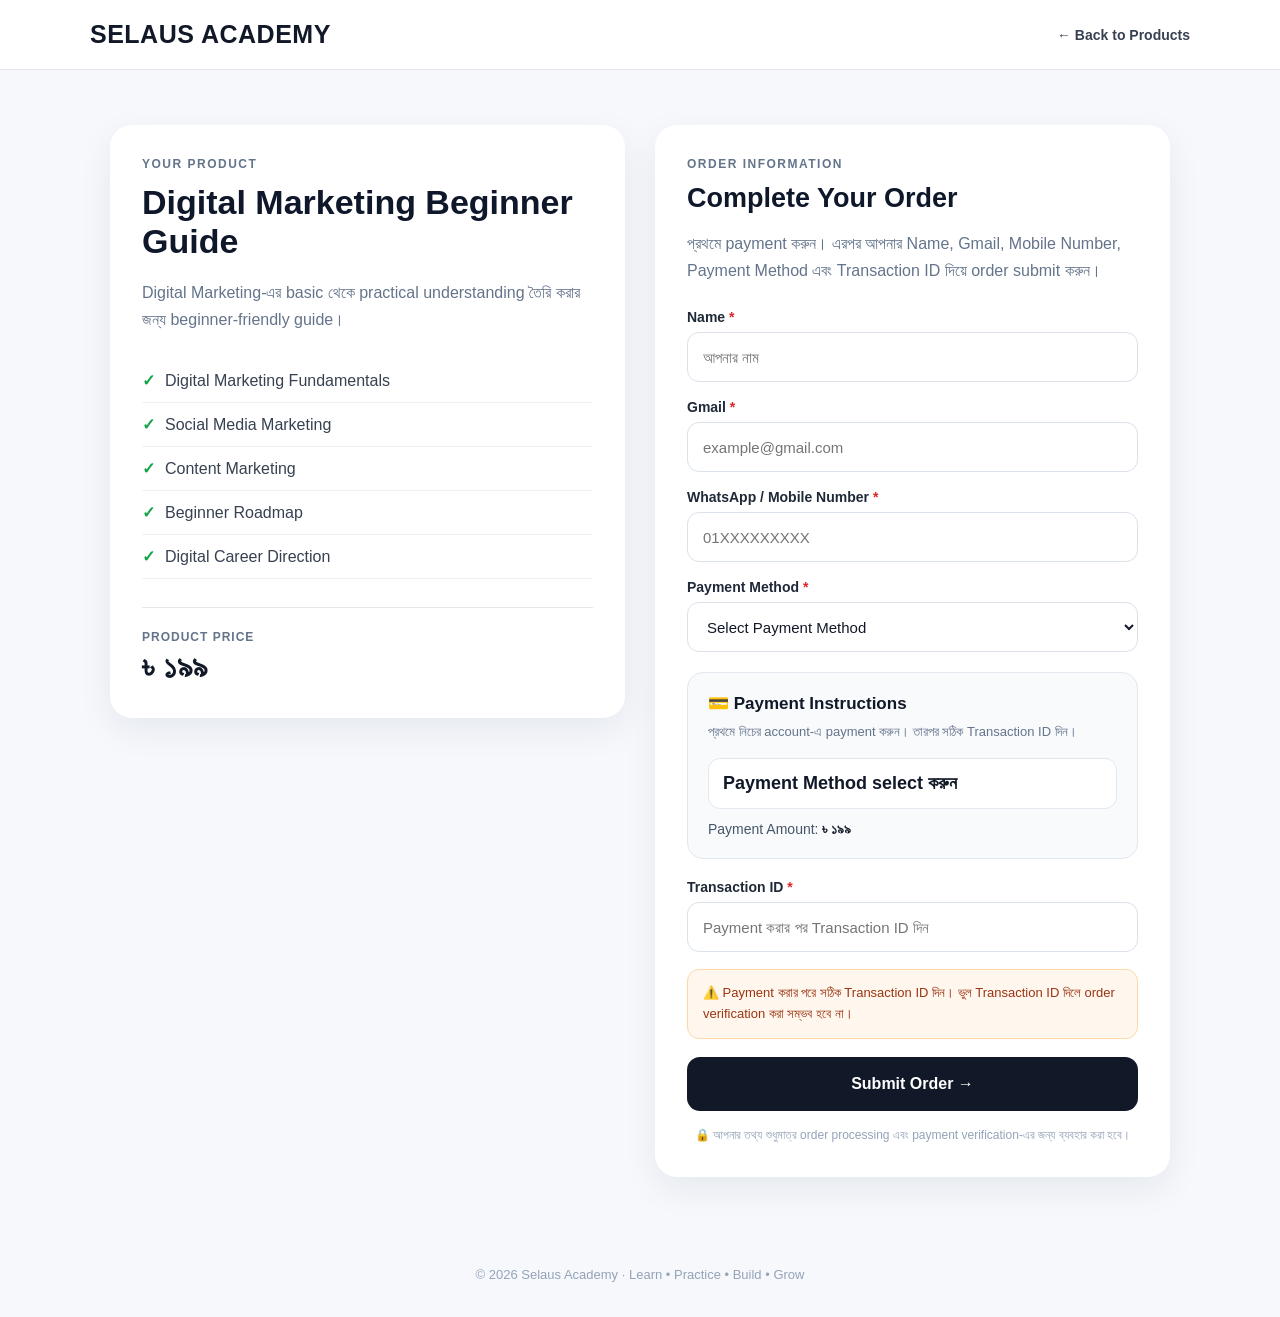
<file: order.html>
<!DOCTYPE html>
<html lang="bn">

<head>

<meta charset="UTF-8">

<meta name="viewport" content="width=device-width, initial-scale=1.0">

<title>Order | Selaus Academy</title>

<meta
name="description"
content="Selaus Academy digital products order page"
>

<style>

*{
box-sizing:border-box;
}

html{
scroll-behavior:smooth;
}

body{
margin:0;
font-family:Arial,"Noto Sans Bengali",sans-serif;
background:#f6f8fc;
color:#111827;
}

a{
text-decoration:none;
}


/* HEADER */

.site-header{
background:#fff;
border-bottom:1px solid #e5e7eb;
padding:20px 30px;
}

.header-inner{
max-width:1100px;
margin:auto;
display:flex;
align-items:center;
justify-content:space-between;
}

.brand{
font-size:25px;
font-weight:800;
color:#111827;
letter-spacing:.5px;
}

.back-link{
color:#374151;
font-size:14px;
font-weight:600;
}


/* MAIN */

.page{
max-width:1100px;
margin:55px auto;
padding:0 20px;
}

.order-grid{
display:grid;
grid-template-columns:minmax(0,1fr) minmax(0,1fr);
gap:30px;
align-items:start;
}


/* CARDS */

.product-card,
.order-card{
background:#fff;
border-radius:22px;
padding:32px;
box-shadow:0 12px 35px rgba(15,23,42,.07);
}

.label{
font-size:12px;
font-weight:800;
letter-spacing:1.5px;
color:#64748b;
margin-bottom:12px;
}

.product-card h1{
font-size:34px;
line-height:1.15;
margin:0 0 18px;
color:#0f172a;
}

.product-description{
color:#64748b;
line-height:1.7;
margin-bottom:25px;
}


/* FEATURES */

.features{
margin:0;
padding:0;
list-style:none;
}

.features li{
padding:12px 0;
border-bottom:1px solid #eef2f7;
color:#374151;
}

.features li::before{
content:"✓";
color:#16a34a;
font-weight:800;
margin-right:10px;
}


/* PRICE */

.price-box{
margin-top:28px;
padding-top:22px;
border-top:1px solid #e5e7eb;
}

.price-label{
display:block;
font-size:12px;
color:#64748b;
font-weight:700;
text-transform:uppercase;
letter-spacing:1px;
margin-bottom:5px;
}

.price{
font-size:32px;
font-weight:900;
color:#111827;
}


/* ORDER */

.order-card h2{
font-size:27px;
margin:0 0 15px;
color:#0f172a;
}

.order-intro{
color:#64748b;
line-height:1.7;
margin-bottom:25px;
}


/* FORM */

.form-group{
margin-bottom:17px;
}

.form-group label{
display:block;
font-size:14px;
font-weight:700;
color:#1f2937;
margin-bottom:7px;
}

.required{
color:#dc2626;
}

input,
select{
width:100%;
height:50px;
border:1px solid #dbe2ea;
border-radius:12px;
padding:0 15px;
font-size:15px;
font-family:inherit;
background:#fff;
color:#111827;
outline:none;
}

input:focus,
select:focus{
border-color:#111827;
box-shadow:0 0 0 3px rgba(17,24,39,.08);
}

input[readonly]{
background:#f8fafc;
}


/* PAYMENT */

.payment-box{
background:#f8fafc;
border:1px solid #e2e8f0;
border-radius:16px;
padding:20px;
margin:20px 0;
}

.payment-box h3{
margin:0 0 8px;
font-size:17px;
}

.payment-subtitle{
color:#64748b;
font-size:13px;
line-height:1.6;
margin-bottom:15px;
}

.payment-number{
background:#fff;
border:1px solid #e2e8f0;
border-radius:12px;
padding:14px;
font-size:18px;
font-weight:800;
color:#111827;
margin-bottom:12px;
}

.bank-info{
display:none;
}

.bank-row{
padding:7px 0;
font-size:14px;
color:#475569;
}

.bank-row strong{
color:#111827;
}

.payment-amount{
font-size:14px;
color:#475569;
margin-top:12px;
}

.payment-amount strong{
color:#111827;
}


/* WARNING */

.warning{
background:#fff7ed;
border:1px solid #fed7aa;
border-radius:12px;
padding:13px 15px;
font-size:13px;
line-height:1.6;
color:#9a3412;
margin-bottom:18px;
}


/* ERROR */

.error-box{
display:none;
background:#fef2f2;
border:1px solid #fecaca;
color:#991b1b;
border-radius:12px;
padding:14px 15px;
margin-bottom:18px;
font-size:14px;
line-height:1.6;
}

.error-box.show{
display:block;
}


/* SUCCESS */

.success-box{
display:none;
background:#ecfdf5;
border:1px solid #a7f3d0;
border-radius:16px;
padding:25px;
color:#065f46;
}

.success-box.show{
display:block;
}

.success-box h3{
margin-top:0;
color:#047857;
font-size:20px;
}

.success-box p{
line-height:1.7;
margin:8px 0;
}

.order-id{
font-weight:900;
font-size:18px;
}

.whatsapp-help{
display:inline-block;
margin-top:15px;
background:#16a34a;
color:white;
padding:12px 18px;
border-radius:10px;
font-weight:700;
}


/* BUTTON */

.submit-btn{
width:100%;
height:54px;
border:none;
border-radius:13px;
background:#111827;
color:#fff;
font-size:16px;
font-weight:800;
cursor:pointer;
transition:.2s;
}

.submit-btn:hover{
transform:translateY(-1px);
}

.submit-btn:disabled{
opacity:.6;
cursor:not-allowed;
transform:none;
}


/* SECURITY */

.security-note{
text-align:center;
font-size:12px;
color:#94a3b8;
line-height:1.6;
margin-top:15px;
}


/* FOOTER */

footer{
text-align:center;
padding:35px 20px;
color:#94a3b8;
font-size:13px;
}


/* MOBILE */

@media(max-width:800px){

.order-grid{
grid-template-columns:1fr;
}

.page{
margin:30px auto;
}

.product-card,
.order-card{
padding:24px;
}

.product-card h1{
font-size:28px;
}

.header-inner{
gap:15px;
}

.brand{
font-size:21px;
}

}

</style>

</head>


<body>


<header class="site-header">

<div class="header-inner">

<div class="brand">
SELAUS ACADEMY
</div>

<a
href="index.html"
class="back-link"
>
← Back to Products
</a>

</div>

</header>



<main class="page">

<div class="order-grid">


<!-- PRODUCT -->

<section class="product-card">

<div class="label">
YOUR PRODUCT
</div>

<h1 id="productTitle">
Loading Product...
</h1>

<p
class="product-description"
id="productDescription"
>
Please wait...
</p>

<ul
class="features"
id="productFeatures"
></ul>

<div class="price-box">

<span class="price-label">
PRODUCT PRICE
</span>

<span
class="price"
id="productPrice"
>
—
</span>

</div>

</section>



<!-- ORDER -->

<section class="order-card">

<div class="label">
ORDER INFORMATION
</div>

<h2>
Complete Your Order
</h2>

<p class="order-intro">

প্রথমে payment করুন। এরপর আপনার
Name, Gmail, Mobile Number,
Payment Method এবং Transaction ID
দিয়ে order submit করুন।

</p>


<div
id="errorBox"
class="error-box"
>
</div>


<form id="orderForm">


<input
type="hidden"
id="productInput"
name="product"
>

<input
type="hidden"
id="priceInput"
name="price"
>



<!-- NAME -->

<div class="form-group">

<label for="name">
Name <span class="required">*</span>
</label>

<input
type="text"
id="name"
name="name"
placeholder="আপনার নাম"
required
>

</div>



<!-- EMAIL -->

<div class="form-group">

<label for="email">
Gmail <span class="required">*</span>
</label>

<input
type="email"
id="email"
name="email"
placeholder="example@gmail.com"
required
>

</div>



<!-- PHONE -->

<div class="form-group">

<label for="phone">

WhatsApp / Mobile Number

<span class="required">*</span>

</label>

<input
type="tel"
id="phone"
name="phone"
placeholder="01XXXXXXXXX"
required
>

</div>



<!-- PAYMENT METHOD -->

<div class="form-group">

<label for="paymentMethod">

Payment Method

<span class="required">*</span>

</label>

<select
id="paymentMethod"
name="paymentMethod"
required
>

<option value="">
Select Payment Method
</option>

<option value="bKash">
bKash
</option>

<option value="Nagad">
Nagad
</option>

<option value="Dutch-Bangla Bank">
Dutch-Bangla Bank
</option>

</select>

</div>



<!-- PAYMENT BOX -->

<div
class="payment-box"
>

<h3>
💳 Payment Instructions
</h3>

<div class="payment-subtitle">

প্রথমে নিচের account-এ payment করুন।
তারপর সঠিক Transaction ID দিন।

</div>


<div
id="mobilePayment"
>

<div
class="payment-number"
id="mobileNumber"
>
Payment Method select করুন
</div>

</div>


<div
class="bank-info"
id="bankInfo"
>

<div class="bank-row">
<strong>Bank:</strong>
Dutch-Bangla Bank
</div>

<div class="bank-row">
<strong>Account Name:</strong>
Selaus Hembrom
</div>

<div class="bank-row">
<strong>Account Number:</strong>
1721030030475
</div>

</div>


<div class="payment-amount">

Payment Amount:

<strong id="paymentAmount">
—
</strong>

</div>

</div>



<!-- TRANSACTION -->

<div class="form-group">

<label for="transactionId">

Transaction ID

<span class="required">*</span>

</label>

<input
type="text"
id="transactionId"
name="transactionId"
placeholder="Payment করার পর Transaction ID দিন"
required
>

</div>



<div class="warning">

⚠️ Payment করার পরে সঠিক Transaction ID
দিন। ভুল Transaction ID দিলে order
verification করা সম্ভব হবে না।

</div>



<button
type="submit"
class="submit-btn"
id="submitButton"
>

Submit Order →

</button>


<div class="security-note">

🔒 আপনার তথ্য শুধুমাত্র order processing
এবং payment verification-এর জন্য ব্যবহার করা হবে।

</div>

</form>



<!-- SUCCESS -->

<div
id="successBox"
class="success-box"
>

<h3>
✅ Order successfully submitted!
</h3>

<p>
আপনার Order ID:
</p>

<p
class="order-id"
id="successOrderId"
>
—
</p>

<p>

আপনার order সফলভাবে receive হয়েছে।
Payment verification-এর পরে আপনার Gmail
address-এ purchased file access দেওয়া হবে।

</p>

<a
href="https://wa.me/8801753630079"
target="_blank"
rel="noopener noreferrer"
class="whatsapp-help"
>

💬 WhatsApp Support

</a>

</div>


</section>

</div>

</main>



<footer>

© 2026 Selaus Academy ·
Learn • Practice • Build • Grow

</footer>



<script>


/* =====================================================
   GOOGLE APPS SCRIPT WEB APP URL
===================================================== */

const APPS_SCRIPT_URL =
"https://script.google.com/macros/s/AKfycbwwbCHctv8wM6oSyPRSqYKFtezodvgvzY7JkhNkz14yNmQhTSDKJXgEcpe6T5WEUajDSA/exec";


/* =====================================================
   PRODUCT DATA
===================================================== */

const products = {

dm: {

title:
"Digital Marketing Beginner Guide",

price:
"৳ ১৯৯",

description:
"Digital Marketing-এর basic থেকে practical understanding তৈরি করার জন্য beginner-friendly guide।",

items:[
"Digital Marketing Fundamentals",
"Social Media Marketing",
"Content Marketing",
"Beginner Roadmap",
"Digital Career Direction"
]

},


canva: {

title:
"Canva Beginner to Professional Guide",

price:
"৳ ২৯৯",

description:
"Canva ব্যবহার করে professional social media, marketing এবং career-related design তৈরি করার practical guide।",

items:[
"Canva Fundamentals",
"Design Basics",
"Social Media Design",
"Marketing Materials",
"Professional Workflow"
]

},


freelancing: {

title:
"Freelancing Beginner Guide",

price:
"৳ ২৯৯",

description:
"Freelancing শুরু করার জন্য skill, portfolio, client communication এবং online opportunity সম্পর্কে practical roadmap।",

items:[
"Freelancing Fundamentals",
"Online Opportunities",
"Portfolio Preparation",
"Client Communication",
"Beginner Roadmap"
]

},


upwork: {

title:
"Upwork Proposal Guide",

price:
"৳ ৩৯৯",

description:
"Upwork job বুঝে professional proposal তৈরি, client approach এবং proposal strategy শেখার guide।",

items:[
"Job Analysis",
"Proposal Structure",
"Client Communication",
"Proposal Examples",
"Winning Proposal Strategy"
]

},


fiverr: {

title:
"Fiverr Gig Guide",

price:
"৳ ৩৯৯",

description:
"Fiverr profile এবং gig তৈরি, optimization এবং client communication-এর beginner-friendly guide।",

items:[
"Fiverr Profile Setup",
"Gig Creation",
"Gig Optimization",
"Client Communication",
"Fiverr Beginner Strategy"
]

}

};



/* =====================================================
   GET PRODUCT
===================================================== */

const params =
new URLSearchParams(
window.location.search
);

const productKey =
params.get("product") || "dm";

const product =
products[productKey];



/* =====================================================
   LOAD PRODUCT
===================================================== */

if(product){

document.getElementById(
"productTitle"
).textContent =
product.title;


document.getElementById(
"productDescription"
).textContent =
product.description;


document.getElementById(
"productPrice"
).textContent =
product.price;


document.getElementById(
"paymentAmount"
).textContent =
product.price;


document.getElementById(
"productInput"
).value =
product.title;


document.getElementById(
"priceInput"
).value =
product.price;


const featureList =
document.getElementById(
"productFeatures"
);

product.items.forEach(
function(item){

const li =
document.createElement("li");

li.textContent =
item;

featureList.appendChild(li);

});

}



/* =====================================================
   PAYMENT METHOD
===================================================== */

const paymentMethod =
document.getElementById(
"paymentMethod"
);

const mobilePayment =
document.getElementById(
"mobilePayment"
);

const mobileNumber =
document.getElementById(
"mobileNumber"
);

const bankInfo =
document.getElementById(
"bankInfo"
);


paymentMethod.addEventListener(
"change",
function(){

const method =
paymentMethod.value;


bankInfo.style.display =
"none";

mobilePayment.style.display =
"block";


if(method === "bKash"){

mobileNumber.textContent =
"📱 bKash Personal: 01753630079";

}

else if(method === "Nagad"){

mobileNumber.textContent =
"📱 Nagad Personal: 01753630079";

}

else if(method === "Dutch-Bangla Bank"){

mobilePayment.style.display =
"none";

bankInfo.style.display =
"block";

}

else{

mobileNumber.textContent =
"Payment Method select করুন";

}

});



/* =====================================================
   FORM
===================================================== */

const orderForm =
document.getElementById(
"orderForm"
);

const submitButton =
document.getElementById(
"submitButton"
);

const errorBox =
document.getElementById(
"errorBox"
);

const successBox =
document.getElementById(
"successBox"
);

const successOrderId =
document.getElementById(
"successOrderId"
);



/* =====================================================
   SUBMIT
===================================================== */

orderForm.addEventListener(
"submit",
async function(event){

event.preventDefault();


errorBox.classList.remove(
"show"
);


const data = {

product:
document.getElementById(
"productInput"
).value,

price:
document.getElementById(
"priceInput"
).value,

name:
document.getElementById(
"name"
).value.trim(),

email:
document.getElementById(
"email"
).value.trim(),

phone:
document.getElementById(
"phone"
).value.trim(),

paymentMethod:
document.getElementById(
"paymentMethod"
).value,

transactionId:
document.getElementById(
"transactionId"
).value.trim()

};



/* VALIDATION */

if(!data.name){

showError(
"আপনার Name দিন।"
);

return;

}


if(!data.email){

showError(
"আপনার Gmail address দিন।"
);

return;

}


if(!data.phone){

showError(
"আপনার Mobile Number দিন।"
);

return;

}


if(!data.paymentMethod){

showError(
"Payment Method select করুন।"
);

return;

}


if(!data.transactionId){

showError(
"Payment করার পরে Transaction ID দিন।"
);

return;

}



/* BUTTON */

submitButton.disabled =
true;

submitButton.textContent =
"Submitting Order...";



/* =====================================================
   SEND TO GOOGLE APPS SCRIPT
===================================================== */

try{


/*
 IMPORTANT:

 mode: no-cors

 Google Apps Script-এর redirect/CORS
 সমস্যা এড়ানোর জন্য ব্যবহার করা হয়েছে।

 Google Sheet-এ data POST হবে।
 */

await fetch(
APPS_SCRIPT_URL,
{

method:"POST",

mode:"no-cors",

headers:{
"Content-Type":
"text/plain;charset=utf-8"
},

body:
JSON.stringify(data)

});


/*
 Browser response পড়া যাবে না
 কারণ no-cors।

 তাই request পাঠানোর পরে
 success screen দেখানো হচ্ছে।
 */


/* GENERATE DISPLAY ORDER ID */

const orderId =
"SA-" +
Date.now();


orderForm.style.display =
"none";


successBox.classList.add(
"show"
);


successOrderId.textContent =
orderId;


window.scrollTo({
top:0,
behavior:"smooth"
});


}

catch(error){

console.error(
"Order Error:",
error
);

showError(
"Order submit করা যায়নি। আবার চেষ্টা করুন।"
);

}



/* BUTTON RESTORE */

submitButton.disabled =
false;

submitButton.textContent =
"Submit Order →";

});



/* =====================================================
   ERROR FUNCTION
===================================================== */

function showError(message){

errorBox.textContent =
"⚠️ " + message;

errorBox.classList.add(
"show"
);

errorBox.scrollIntoView({
behavior:"smooth",
block:"center"
});

}

</script>


</body>

</html>
</file>
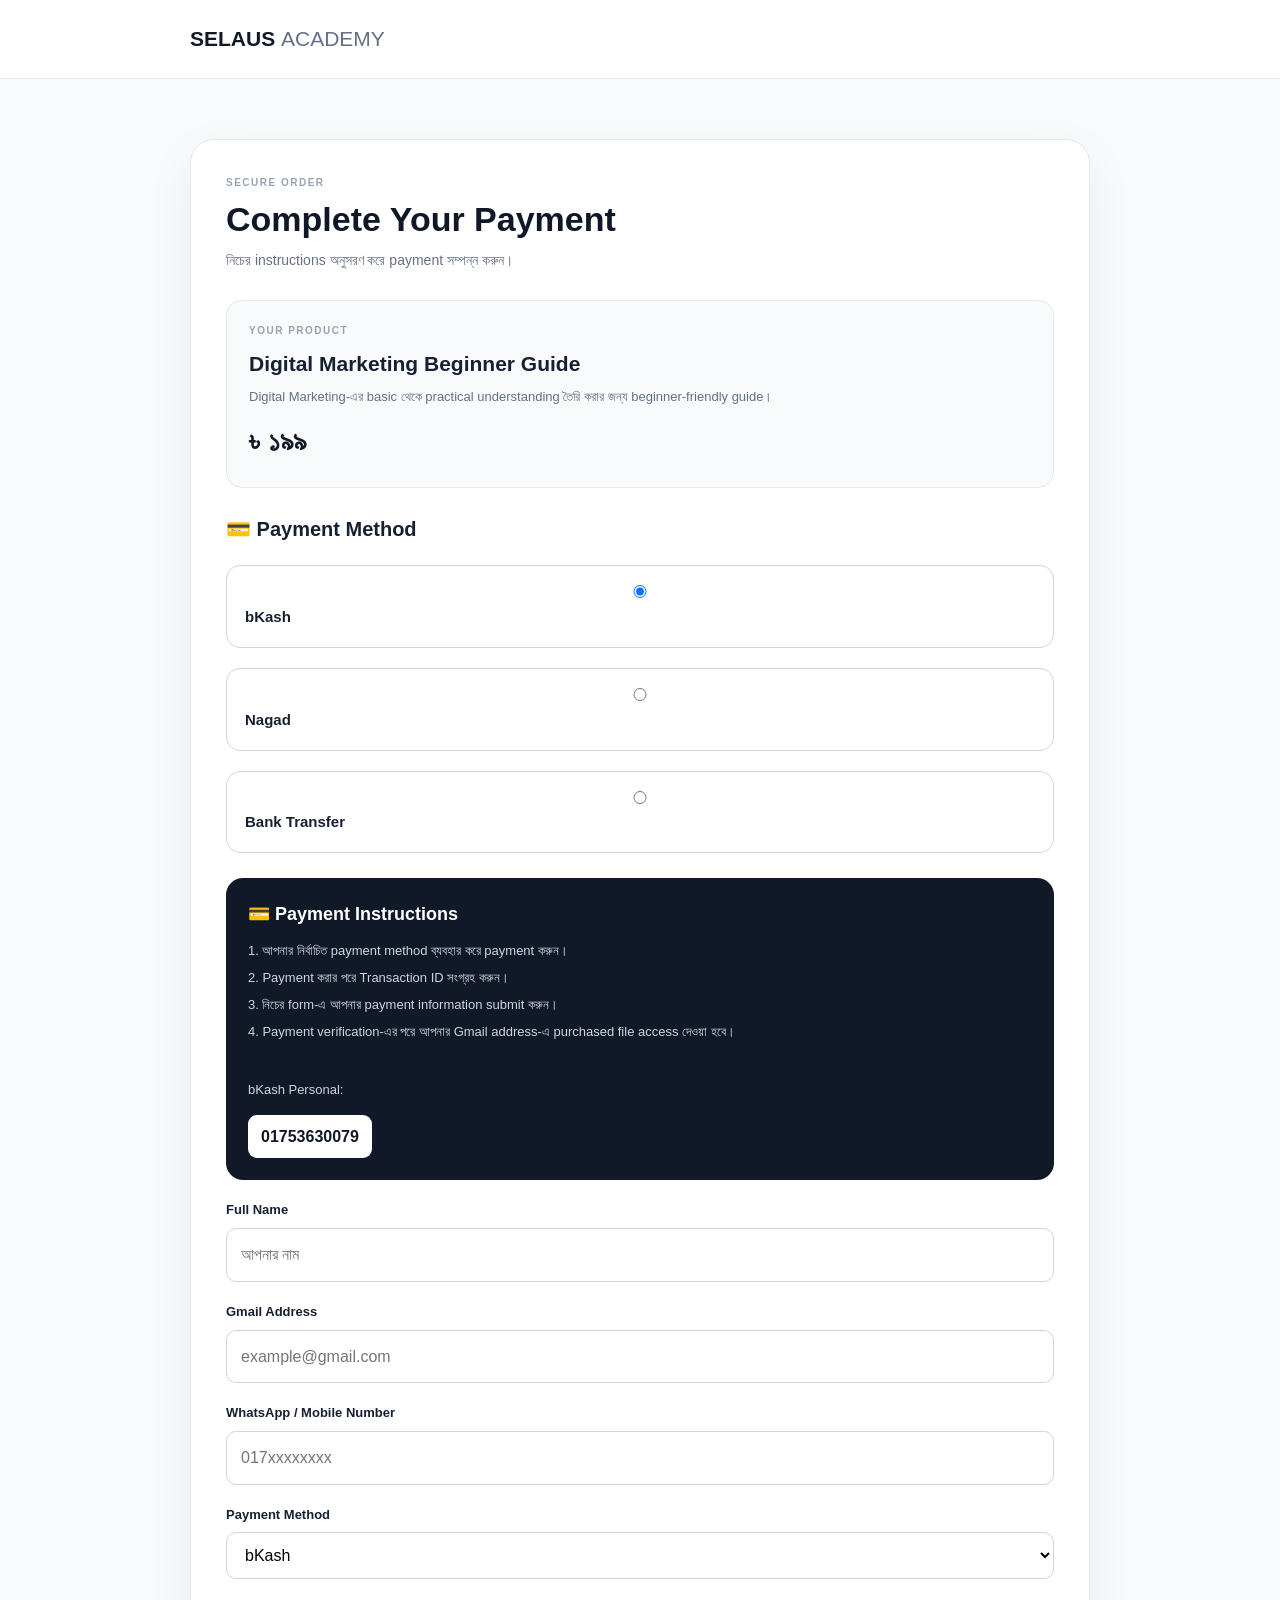
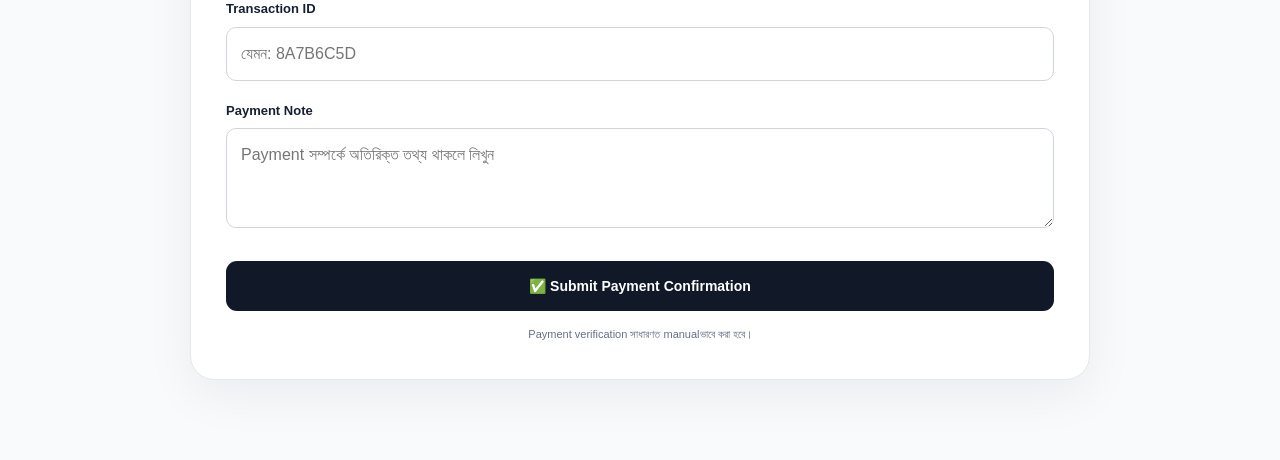
<file: payment.html>
<!DOCTYPE html>
<html lang="en">
<head>
  <meta charset="UTF-8">
  <meta name="viewport" content="width=device-width, initial-scale=1.0">

  <title>Payment | Selaus Academy</title>

  <style>

    *{
      box-sizing:border-box;
      margin:0;
      padding:0;
    }

    body{
      font-family:
        Inter,
        "Noto Sans Bengali",
        "Noto Sans",
        Arial,
        sans-serif;

      background:#f8fafc;
      color:#172033;
      line-height:1.6;
    }

    .wrap{
      width:min(900px,92%);
      margin:auto;
    }

    header{
      padding:22px 0;
      background:#fff;
      border-bottom:1px solid #e4e7ec;
    }

    .logo{
      font-size:21px;
      font-weight:900;
      color:#111827;
    }

    .logo span{
      color:#667085;
      font-weight:500;
    }

    main{
      padding:60px 0;
    }

    .card{
      background:#fff;
      border:1px solid #e4e7ec;
      border-radius:24px;
      padding:35px;
      box-shadow:0 15px 50px rgba(16,24,40,.06);
      margin-bottom:20px;
    }

    .eyebrow{
      font-size:10px;
      font-weight:900;
      letter-spacing:1.5px;
      color:#98a2b3;
      margin-bottom:8px;
    }

    h1{
      font-size:34px;
      line-height:1.2;
      color:#101828;
      margin-bottom:10px;
    }

    .subtitle{
      color:#667085;
      font-size:14px;
      margin-bottom:28px;
    }

    .product{
      padding:22px;
      border-radius:16px;
      background:#f8fafc;
      border:1px solid #e4e7ec;
      margin-bottom:25px;
    }

    .product h2{
      font-size:21px;
      margin-bottom:7px;
    }

    .product p{
      color:#667085;
      font-size:13px;
    }

    .price{
      margin-top:12px;
      font-size:28px;
      font-weight:900;
      color:#111827;
    }

    .payment-title{
      font-size:20px;
      font-weight:900;
      margin-bottom:15px;
    }

    .method{
      border:1px solid #d0d5dd;
      border-radius:14px;
      padding:18px;
      margin-bottom:12px;
      cursor:pointer;
      transition:.2s;
    }

    .method:hover{
      border-color:#111827;
      background:#f8fafc;
    }

    .method input{
      margin-right:10px;
    }

    .method strong{
      font-size:15px;
    }

    .instructions{
      margin-top:25px;
      padding:22px;
      background:#111827;
      color:#fff;
      border-radius:17px;
    }

    .instructions h3{
      margin-bottom:12px;
      font-size:18px;
    }

    .instructions p{
      color:#d0d5dd;
      font-size:13px;
      margin:6px 0;
    }

    .number{
      display:inline-block;
      margin-top:8px;
      padding:9px 13px;
      background:#fff;
      color:#111827;
      border-radius:9px;
      font-weight:900;
    }

    label{
      display:block;
      margin-top:20px;
      margin-bottom:7px;
      font-size:13px;
      font-weight:800;
    }

    input,
    textarea,
    select{
      width:100%;
      padding:13px 14px;
      border:1px solid #d0d5dd;
      border-radius:10px;
      font:inherit;
      outline:none;
      background:#fff;
    }

    input:focus,
    textarea:focus,
    select:focus{
      border-color:#111827;
    }

    textarea{
      min-height:100px;
      resize:vertical;
    }

    .btn{
      width:100%;
      min-height:50px;
      margin-top:25px;
      border:0;
      border-radius:11px;
      background:#111827;
      color:#fff;
      font-weight:900;
      cursor:pointer;
      font-size:14px;
    }

    .btn:hover{
      background:#273043;
    }

    .note{
      margin-top:15px;
      text-align:center;
      color:#667085;
      font-size:11px;
    }

    .success{
      display:none;
      text-align:center;
      padding:35px 15px;
    }

    .success-icon{
      width:65px;
      height:65px;
      margin:0 auto 18px;
      display:grid;
      place-items:center;
      border-radius:50%;
      background:#111827;
      color:#fff;
      font-size:27px;
    }

    .success h2{
      margin-bottom:10px;
    }

    .success p{
      color:#667085;
      font-size:14px;
    }

    .back{
      display:inline-block;
      margin-top:20px;
      color:#111827;
      font-size:13px;
      font-weight:800;
    }

    @media(max-width:600px){

      main{
        padding:35px 0;
      }

      .card{
        padding:23px;
        border-radius:18px;
      }

      h1{
        font-size:28px;
      }

    }

  </style>
</head>

<body>

<header>

  <div class="wrap">

    <div class="logo">
      SELAUS <span>ACADEMY</span>
    </div>

  </div>

</header>


<main>

  <div class="wrap">

    <div class="card" id="paymentCard">

      <div class="eyebrow">
        SECURE ORDER
      </div>

      <h1>
        Complete Your Payment
      </h1>

      <p class="subtitle">
        নিচের instructions অনুসরণ করে payment সম্পন্ন করুন।
      </p>


      <div class="product">

        <div class="eyebrow">
          YOUR PRODUCT
        </div>

        <h2 id="productTitle">
          Product
        </h2>

        <p id="productDescription">
          Product description
        </p>

        <div class="price" id="productPrice">
          ৳ ০
        </div>

      </div>


      <div class="payment-title">
        💳 Payment Method
      </div>


      <label class="method">

        <input
          type="radio"
          name="payment"
          value="bKash"
          checked
        >

        <strong>
          bKash
        </strong>

      </label>


      <label class="method">

        <input
          type="radio"
          name="payment"
          value="Nagad"
        >

        <strong>
          Nagad
        </strong>

      </label>


      <label class="method">

        <input
          type="radio"
          name="payment"
          value="Bank Transfer"
        >

        <strong>
          Bank Transfer
        </strong>

      </label>


      <div class="instructions">

        <h3>
          💳 Payment Instructions
        </h3>

        <p>
          1. আপনার নির্বাচিত payment method ব্যবহার করে payment করুন।
        </p>

        <p>
          2. Payment করার পরে Transaction ID সংগ্রহ করুন।
        </p>

        <p>
          3. নিচের form-এ আপনার payment information submit করুন।
        </p>

        <p>
          4. Payment verification-এর পরে আপনার Gmail address-এ purchased file access দেওয়া হবে।
        </p>

        <br>

        <p>
          bKash Personal:
        </p>

        <div class="number">
          01753630079
        </div>

      </div>


      <label>
        Full Name
      </label>

      <input
        type="text"
        id="name"
        placeholder="আপনার নাম"
        required
      >


      <label>
        Gmail Address
      </label>

      <input
        type="email"
        id="email"
        placeholder="example@gmail.com"
        required
      >


      <label>
        WhatsApp / Mobile Number
      </label>

      <input
        type="tel"
        id="phone"
        placeholder="017xxxxxxxx"
        required
      >


      <label>
        Payment Method
      </label>

      <select id="paymentMethod">

        <option value="bKash">
          bKash
        </option>

        <option value="Nagad">
          Nagad
        </option>

        <option value="Bank Transfer">
          Bank Transfer
        </option>

      </select>


      <label>
        Transaction ID
      </label>

      <input
        type="text"
        id="transaction"
        placeholder="যেমন: 8A7B6C5D"
        required
      >


      <label>
        Payment Note
      </label>

      <textarea
        id="note"
        placeholder="Payment সম্পর্কে অতিরিক্ত তথ্য থাকলে লিখুন"
      ></textarea>


      <button
        class="btn"
        onclick="submitPayment()"
      >
        ✅ Submit Payment Confirmation
      </button>


      <div class="note">
        Payment verification সাধারণত manualভাবে করা হবে।
      </div>

    </div>


    <div class="card success" id="successCard">

      <div class="success-icon">
        ✓
      </div>

      <h2>
        Payment Information Submitted
      </h2>

      <p>
        ধন্যবাদ! আপনার payment information আমরা পেয়েছি।
      </p>

      <p>
        Payment verify হওয়ার পরে আপনার দেওয়া Gmail address-এ purchased product-এর access দেওয়া হবে।
      </p>

      <a
        href="https://selausacademy.com/"
        class="back"
      >
        ← Back to Selaus Academy
      </a>

    </div>

  </div>

</main>


<script>

  /* ==========================================
     PRODUCT DATA
  ========================================== */

  const products = {

    dm:{
      title:"Digital Marketing Beginner Guide",
      price:"৳ ১৯৯",
      description:
      "Digital Marketing-এর basic থেকে practical understanding তৈরি করার জন্য beginner-friendly guide।"
    },

    canva:{
      title:"Canva Beginner to Professional Guide",
      price:"৳ ২৯৯",
      description:
      "Canva ব্যবহার করে professional social media, marketing এবং career-related design তৈরি করার practical guide।"
    },

    freelancing:{
      title:"Freelancing Beginner Guide",
      price:"৳ ২৯৯",
      description:
      "Freelancing শুরু করার জন্য skill, portfolio, client communication এবং online opportunity সম্পর্কে practical roadmap।"
    },

    upwork:{
      title:"Upwork Proposal Guide",
      price:"৳ ৩৯৯",
      description:
      "Upwork job বুঝে professional proposal তৈরি, client approach এবং proposal strategy শেখার guide।"
    },

    fiverr:{
      title:"Fiverr Gig Guide",
      price:"৳ ৩৯৯",
      description:
      "Fiverr profile এবং gig তৈরি, optimization এবং client communication-এর beginner-friendly guide।"
    }

  };


  /* ==========================================
     GET PRODUCT FROM URL
  ========================================== */

  const params =
    new URLSearchParams(window.location.search);

  const productKey =
    params.get("product") || "dm";

  const product =
    products[productKey];


  if(product){

    document.getElementById("productTitle").textContent =
      product.title;

    document.getElementById("productPrice").textContent =
      product.price;

    document.getElementById("productDescription").textContent =
      product.description;

  }


  /* ==========================================
     PAYMENT METHOD SYNC
  ========================================== */

  document.querySelectorAll(
    'input[name="payment"]'
  ).forEach(function(radio){

    radio.addEventListener(
      "change",
      function(){

        document.getElementById(
          "paymentMethod"
        ).value = this.value;

      }
    );

  });


  /* ==========================================
     SUBMIT PAYMENT
  ========================================== */

  function submitPayment(){

    const name =
      document.getElementById("name").value.trim();

    const email =
      document.getElementById("email").value.trim();

    const phone =
      document.getElementById("phone").value.trim();

    const method =
      document.getElementById("paymentMethod").value;

    const transaction =
      document.getElementById("transaction").value.trim();


    if(!name || !email || !phone || !transaction){

      alert(
        "দয়া করে সব প্রয়োজনীয় তথ্য পূরণ করুন।"
      );

      return;

    }


    if(!email.toLowerCase().endsWith("@gmail.com")){

      alert(
        "দয়া করে একটি valid Gmail address দিন।"
      );

      return;

    }


    /*

      IMPORTANT:

      এই version শুধু confirmation UI দেখাচ্ছে।

      পরে এখানে Google Apps Script /
      Form backend / Email automation
      connect করা হবে।

    */


    const orderData = {

      product:
        product
        ? product.title
        : productKey,

      price:
        product
        ? product.price
        : "",

      name:name,

      email:email,

      phone:phone,

      paymentMethod:method,

      transactionId:transaction,

      note:
        document.getElementById("note").value,

      date:
        new Date().toISOString()

    };


    console.log(
      "ORDER DATA:",
      orderData
    );


    document.getElementById(
      "paymentCard"
    ).style.display = "none";


    document.getElementById(
      "successCard"
    ).style.display = "block";


    window.scrollTo({
      top:0,
      behavior:"smooth"
    });

  }

</script>

</body>
</html>
</file>
<file: style.css>
/* =====================================================
   SELAUS ACADEMY
   PREMIUM RESPONSIVE WEBSITE
===================================================== */

*{
  box-sizing:border-box;
  margin:0;
  padding:0;
}

html{
  scroll-behavior:smooth;
}

body{
  font-family:
    Inter,
    "Noto Sans Bengali",
    "Noto Sans",
    Arial,
    sans-serif;

  color:#172033;
  background:#fff;
  line-height:1.65;

  -webkit-font-smoothing:antialiased;
}

body.modal-open{
  overflow:hidden;
}

a{
  color:inherit;
  text-decoration:none;
}

button{
  font:inherit;
}

.wrap{
  width:min(1180px,92%);
  margin:auto;
}


/* =====================================================
   HEADER
===================================================== */

.site-header{
  position:sticky;
  top:0;
  z-index:1000;

  background:rgba(255,255,255,.94);

  backdrop-filter:blur(16px);
  -webkit-backdrop-filter:blur(16px);

  border-bottom:1px solid #e8ecf3;
}

.nav{
  min-height:76px;

  display:flex;
  align-items:center;
  justify-content:space-between;

  gap:30px;
}

.logo{
  display:flex;
  align-items:center;
  gap:10px;

  font-size:20px;
  font-weight:800;

  color:#111827;
}

.logo b{
  width:40px;
  height:40px;

  display:grid;
  place-items:center;

  border-radius:12px;

  background:#111827;
  color:#fff;

  font-size:20px;
}

.logo em{
  font-style:normal;
  color:#667085;
  font-weight:500;
}

nav{
  display:flex;
  align-items:center;
  gap:7px;
}

nav a{
  padding:10px 13px;

  border-radius:10px;

  color:#475467;

  font-size:14px;
  font-weight:600;

  transition:.2s ease;
}

nav a:hover{
  background:#f2f4f7;
  color:#111827;
}

nav a.cta{
  background:#111827;
  color:#fff;

  padding:11px 18px;
}

nav a.cta:hover{
  background:#273043;
}

.menu-btn{
  display:none;

  border:0;
  background:transparent;

  font-size:27px;

  cursor:pointer;

  color:#111827;
}


/* =====================================================
   HERO
===================================================== */

.hero{
  padding:95px 0 80px;

  background:
    radial-gradient(
      circle at 85% 20%,
      #eef3ff 0,
      transparent 35%
    ),
    linear-gradient(
      180deg,
      #fff 0%,
      #f8fafc 100%
    );
}

.hero-grid{
  display:grid;
  grid-template-columns:1.05fr .95fr;

  align-items:center;

  gap:70px;
}

.hero-content .eyebrow{
  margin-bottom:17px;
}

.eyebrow{
  display:inline-block;

  font-size:11px;
  font-weight:800;

  letter-spacing:1.5px;

  color:#667085;
}

.hero h1{
  max-width:750px;

  font-size:clamp(42px,5vw,68px);

  line-height:1.06;

  letter-spacing:-2.5px;

  color:#101828;

  margin-bottom:24px;
}

.hero h1 span{
  display:block;

  color:#667085;
}

.hero-content > p{
  max-width:650px;

  font-size:18px;

  color:#667085;

  margin-bottom:30px;
}

.actions{
  display:flex;
  flex-wrap:wrap;
  gap:12px;
}

.btn{
  display:inline-flex;
  align-items:center;
  justify-content:center;

  min-height:48px;

  padding:0 20px;

  border:1px solid #d0d5dd;
  border-radius:12px;

  background:#fff;
  color:#172033;

  font-size:14px;
  font-weight:700;

  transition:.2s ease;
}

.btn:hover{
  transform:translateY(-2px);

  box-shadow:
    0 8px 25px rgba(16,24,40,.08);
}

.btn.dark{
  background:#111827;
  border-color:#111827;
  color:#fff;
}

.btn.dark:hover{
  background:#273043;
}

.trust{
  margin-top:22px;

  display:flex;
  flex-wrap:wrap;
  gap:10px 18px;

  font-size:13px;
  color:#667085;
}


/* =====================================================
   HERO VISUAL
===================================================== */

.visual{
  position:relative;

  min-height:440px;

  display:flex;
  align-items:center;
  justify-content:center;
}

.visual > label{
  position:absolute;
  top:20px;

  font-size:10px;

  letter-spacing:1.5px;

  font-weight:800;

  color:#667085;
}

.screen{
  width:min(470px,100%);

  min-height:300px;

  padding:42px;

  border-radius:28px;

  background:#111827;

  color:#fff;

  box-shadow:
    0 30px 80px rgba(16,24,40,.18);
}

.screen small{
  font-size:10px;

  letter-spacing:2px;

  color:#98a2b3;
}

.screen h2{
  margin-top:35px;

  font-size:34px;

  line-height:1.15;

  letter-spacing:-1px;
}

.screen .bar{
  height:6px;

  margin:35px 0 20px;

  background:#344054;

  border-radius:99px;

  overflow:hidden;
}

.screen .bar i{
  display:block;

  width:62%;
  height:100%;

  background:#fff;

  border-radius:99px;
}

.screen p{
  font-size:13px;
  color:#98a2b3;
}

.bubble{
  position:absolute;

  width:60px;
  height:60px;

  display:grid;
  place-items:center;

  border-radius:18px;

  background:#fff;

  border:1px solid #e4e7ec;

  box-shadow:
    0 15px 35px rgba(16,24,40,.12);

  font-style:normal;

  font-weight:900;

  color:#111827;
}

.b1{
  top:100px;
  left:5%;
}

.b2{
  top:80px;
  right:8%;
}

.b3{
  bottom:100px;
  left:10%;
}

.b4{
  bottom:80px;
  right:5%;
}

.visual footer{
  position:absolute;

  bottom:0;

  max-width:480px;

  font-size:11px;

  text-align:center;

  color:#667085;
}


/* =====================================================
   STATS
===================================================== */

.stats{
  background:#111827;
  color:#fff;
}

.statsgrid{
  display:grid;
  grid-template-columns:repeat(4,1fr);
}

.statsgrid > div{
  padding:30px 20px;

  text-align:center;

  border-right:1px solid rgba(255,255,255,.08);
}

.statsgrid > div:last-child{
  border-right:0;
}

.statsgrid b{
  display:block;

  font-size:30px;

  line-height:1;

  margin-bottom:8px;
}

.statsgrid span{
  font-size:12px;
  color:#98a2b3;
}


/* =====================================================
   SECTIONS
===================================================== */

.section{
  padding:95px 0;
}

.soft{
  background:#f8fafc;
}

.head{
  display:flex;

  justify-content:space-between;
  align-items:end;

  gap:40px;

  margin-bottom:45px;
}

.head h2,
.center h2,
.about h2{
  max-width:700px;

  font-size:clamp(30px,4vw,46px);

  line-height:1.15;

  letter-spacing:-1.5px;

  color:#101828;
}

.head > p{
  max-width:440px;
  color:#667085;
}

.center{
  text-align:center;

  margin-bottom:50px;
}

.center p{
  max-width:650px;

  margin:15px auto 0;

  color:#667085;
}


/* =====================================================
   COURSE CARDS
===================================================== */

.cards{
  display:grid;

  grid-template-columns:repeat(4,1fr);

  gap:18px;
}

.cards article{
  position:relative;

  padding:28px;

  border:1px solid #e4e7ec;

  border-radius:20px;

  background:#fff;

  transition:.25s ease;
}

.cards article:hover{
  transform:translateY(-5px);

  box-shadow:
    0 18px 45px rgba(16,24,40,.08);
}

.cards article > strong{
  display:inline-grid;

  place-items:center;

  width:46px;
  height:46px;

  border-radius:14px;

  background:#f2f4f7;

  font-size:12px;
  font-weight:900;
}

.cards mark{
  position:absolute;

  top:20px;
  right:20px;

  padding:5px 9px;

  border-radius:99px;

  background:#111827;
  color:#fff;

  font-size:9px;

  font-weight:800;
}

.cards h3{
  margin:22px 0 10px;

  font-size:20px;

  line-height:1.3;
}

.cards p{
  color:#667085;

  font-size:14px;
}

.cards ul{
  margin:18px 0;

  list-style:none;
}

.cards li{
  margin:7px 0;

  font-size:13px;

  color:#475467;
}

.cards a{
  display:inline-block;

  margin-top:8px;

  font-size:13px;

  font-weight:800;
}


/* =====================================================
   FEATURES
===================================================== */

.features{
  display:grid;

  grid-template-columns:repeat(4,1fr);

  gap:18px;
}

.features > div{
  padding:30px;

  background:#fff;

  border:1px solid #e4e7ec;

  border-radius:20px;
}

.features b{
  font-size:12px;

  color:#98a2b3;
}

.features h3{
  margin:20px 0 10px;

  font-size:19px;
}

.features p{
  font-size:14px;

  color:#667085;
}


/* =====================================================
   PRODUCTS
===================================================== */

.product-notice{
  display:flex;

  align-items:flex-start;

  gap:18px;

  margin-bottom:35px;

  padding:20px 22px;

  border:1px solid #dbe3ef;

  border-radius:18px;

  background:#f8fafc;
}

.notice-icon{
  width:46px;
  height:46px;

  flex:0 0 46px;

  display:grid;

  place-items:center;

  border-radius:13px;

  background:#111827;

  color:#fff;
}

.product-notice strong{
  display:block;

  margin-bottom:4px;
}

.product-notice p{
  font-size:13px;

  color:#667085;
}

.product-grid{
  display:grid;

  grid-template-columns:repeat(3,1fr);

  gap:20px;
}

.product-card{
  position:relative;

  display:flex;

  flex-direction:column;

  padding:28px;

  min-height:520px;

  background:#fff;

  border:1px solid #e4e7ec;

  border-radius:22px;

  box-shadow:
    0 8px 30px rgba(16,24,40,.04);

  transition:.25s ease;
}

.product-card:hover{
  transform:translateY(-5px);

  box-shadow:
    0 20px 55px rgba(16,24,40,.09);
}

.featured-product{
  border-color:#98a2b3;

  box-shadow:
    0 12px 40px rgba(16,24,40,.07);
}

.product-top{
  display:flex;

  align-items:center;

  justify-content:space-between;

  margin-bottom:22px;
}

.product-icon{
  width:52px;
  height:52px;

  display:grid;

  place-items:center;

  border-radius:15px;

  background:#111827;

  color:#fff;

  font-size:12px;

  font-weight:900;
}

.popular,
.coming-badge{
  padding:6px 10px;

  border-radius:99px;

  font-size:9px;

  font-weight:900;

  letter-spacing:.5px;
}

.popular{
  background:#111827;
  color:#fff;
}

.coming-badge{
  background:#f2f4f7;
  color:#667085;
}

.product-card h3{
  margin-bottom:12px;

  font-size:21px;

  line-height:1.3;

  color:#101828;
}

.product-card > p{
  font-size:14px;

  color:#667085;

  min-height:72px;
}

.product-list{
  display:flex;

  flex-direction:column;

  gap:8px;

  margin:20px 0;
}

.product-list span{
  font-size:13px;

  color:#475467;
}

.price{
  margin-top:auto;

  font-size:27px;

  font-weight:900;

  color:#111827;
}

.file-info{
  display:flex;

  flex-wrap:wrap;

  gap:7px;

  margin:12px 0 18px;
}

.file-info span{
  padding:5px 8px;

  border:1px solid #e4e7ec;

  border-radius:7px;

  background:#f8fafc;

  font-size:10px;

  font-weight:700;

  color:#667085;
}

.product-actions{
  display:grid;

  grid-template-columns:1fr 1fr;

  gap:9px;
}

.preview-btn,
.buy-btn,
.disabled-btn{
  min-height:45px;

  display:flex;

  align-items:center;

  justify-content:center;

  border-radius:10px;

  font-size:12px;

  font-weight:800;

  transition:.2s ease;
}

.preview-btn{
  border:1px solid #d0d5dd;

  background:#fff;

  color:#344054;

  cursor:pointer;
}

.preview-btn:hover{
  background:#f8fafc;
}

.buy-btn{
  background:#111827;

  color:#fff;

  border:1px solid #111827;
}

.buy-btn:hover{
  background:#273043;
}

.disabled-btn{
  width:100%;

  border:1px solid #e4e7ec;

  background:#f2f4f7;

  color:#98a2b3;

  cursor:not-allowed;
}


/* =====================================================
   BUNDLE
===================================================== */

.bundle{
  margin-top:35px;

  padding:34px;

  display:flex;

  align-items:center;

  justify-content:space-between;

  gap:35px;

  border-radius:24px;

  background:#111827;

  color:#fff;

  box-shadow:
    0 25px 70px rgba(16,24,40,.15);
}

.bundle .eyebrow{
  color:#98a2b3;
}

.bundle h2{
  margin-bottom:10px;

  font-size:32px;

  line-height:1.2;
}

.bundle p{
  max-width:680px;

  color:#c5cad3;

  font-size:14px;
}

.bundle-items{
  margin-top:15px;

  display:flex;

  flex-wrap:wrap;

  gap:8px 20px;

  font-size:12px;

  color:#d0d5dd;
}

.bundle-price{
  min-width:210px;

  text-align:center;
}

.bundle-price span{
  display:block;

  font-size:11px;

  color:#98a2b3;
}

.bundle-price strong{
  display:block;

  margin:5px 0 15px;

  font-size:36px;
}

.bundle-btn{
  display:flex;

  align-items:center;

  justify-content:center;

  min-height:45px;

  padding:0 18px;

  border-radius:10px;

  background:#fff;

  color:#111827;

  font-size:12px;

  font-weight:900;
}


/* =====================================================
   FREE RESOURCES
===================================================== */

.free-grid{
  display:grid;

  grid-template-columns:repeat(3,1fr);

  gap:20px;
}

.free-card{
  padding:30px;

  border:1px solid #e4e7ec;

  border-radius:20px;

  background:#fff;
}

.free-card > span{
  display:block;

  margin-bottom:15px;

  font-size:30px;
}

.free-card h3{
  font-size:19px;

  margin-bottom:10px;
}

.free-card p{
  min-height:60px;

  color:#667085;

  font-size:14px;

  margin-bottom:18px;
}


/* =====================================================
   ROADMAP
===================================================== */

.steps{
  display:grid;

  grid-template-columns:repeat(4,1fr);

  gap:15px;
}

.steps > div{
  padding:30px;

  border-top:2px solid #111827;

  background:#f8fafc;
}

.steps b{
  font-size:12px;

  color:#98a2b3;
}

.steps h3{
  margin:18px 0 8px;

  font-size:20px;
}

.steps p{
  color:#667085;

  font-size:14px;
}


/* =====================================================
   ABOUT
===================================================== */

.about{
  background:#f8fafc;
}

.aboutgrid{
  display:grid;

  grid-template-columns:1.2fr .8fr;

  gap:70px;

  align-items:center;
}

.about p{
  max-width:700px;

  margin-top:18px;

  color:#667085;
}

.ticks{
  margin-top:25px;

  display:flex;

  flex-wrap:wrap;

  gap:8px 18px;

  font-size:13px;

  font-weight:700;

  color:#344054;
}

.profile{
  padding:35px;

  background:#fff;

  border:1px solid #e4e7ec;

  border-radius:24px;

  box-shadow:
    0 15px 50px rgba(16,24,40,.06);
}

.avatar{
  width:70px;
  height:70px;

  display:grid;

  place-items:center;

  margin-bottom:20px;

  border-radius:20px;

  background:#111827;

  color:#fff;

  font-size:28px;

  font-weight:900;
}

.profile small{
  font-size:9px;

  font-weight:900;

  letter-spacing:1px;

  color:#98a2b3;
}

.profile h3{
  margin:8px 0;

  font-size:25px;
}

.profile p{
  margin:0;

  font-size:14px;
}

.tags{
  margin:20px 0;

  padding:14px;

  border-radius:12px;

  background:#f8fafc;

  font-size:12px;

  line-height:1.9;

  color:#475467;
}

.profile > a{
  font-size:13px;

  font-weight:800;
}


/* =====================================================
   OFFER
===================================================== */

.offer{
  padding:60px 0;

  background:#111827;

  color:#fff;
}

.offerbox{
  display:flex;

  align-items:center;

  justify-content:space-between;

  gap:40px;
}

.offer h2{
  margin-bottom:10px;

  font-size:38px;

  line-height:1.2;
}

.offer p{
  color:#98a2b3;
}

.btn.white{
  background:#fff;

  color:#111827;

  border-color:#fff;

  white-space:nowrap;
}


/* =====================================================
   FAQ
===================================================== */

.narrow{
  max-width:850px;
}

details{
  margin:12px 0;

  padding:0 20px;

  background:#fff;

  border:1px solid #e4e7ec;

  border-radius:14px;
}

summary{
  padding:20px 0;

  cursor:pointer;

  font-weight:800;

  font-size:15px;

  list-style:none;
}

summary::-webkit-details-marker{
  display:none;
}

details p{
  padding:0 0 20px;

  color:#667085;

  font-size:14px;
}


/* =====================================================
   ENROLL
===================================================== */

.enroll{
  display:grid;

  grid-template-columns:1fr 420px;

  gap:70px;

  align-items:center;
}

.enroll h2{
  margin-bottom:15px;

  font-size:42px;

  line-height:1.15;
}

.enroll p{
  color:#667085;
}

.contact-list{
  margin-top:18px;
}

.contact-list p{
  margin:7px 0;
}

.enroll a{
  font-weight:700;
}

.formcard{
  padding:30px;

  border:1px solid #e4e7ec;

  border-radius:20px;

  background:#fff;

  box-shadow:
    0 20px 60px rgba(16,24,40,.07);
}

.form-icon{
  display:block;

  margin-bottom:12px;

  font-size:30px;
}

.formcard h3{
  margin-bottom:8px;

  font-size:21px;
}

.formcard p{
  margin-bottom:20px;

  font-size:14px;
}

.full{
  width:100%;
}


/* =====================================================
   FOOTER
===================================================== */

footer{
  padding:45px 0;

  background:#0b0f18;

  color:#fff;
}

.foot{
  text-align:center;
}

.foot .logo{
  justify-content:center;

  color:#fff;
}

.foot .logo em{
  color:#98a2b3;
}

.foot > p{
  margin:15px 0;

  color:#98a2b3;

  font-size:13px;
}

.links{
  display:flex;

  justify-content:center;

  flex-wrap:wrap;

  gap:18px;

  margin:20px 0;
}

.links a{
  font-size:12px;

  color:#c5cad3;
}

.links a:hover{
  color:#fff;
}

.foot small{
  color:#667085;

  font-size:11px;
}


/* =====================================================
   WHATSAPP
===================================================== */

.wa{
  position:fixed;

  right:22px;
  bottom:22px;

  z-index:900;

  width:58px;
  height:58px;

  display:grid;

  place-items:center;

  border-radius:50%;

  background:#111827;

  color:#fff;

  font-size:11px;

  font-weight:900;

  box-shadow:
    0 12px 35px rgba(16,24,40,.22);

  transition:.2s ease;
}

.wa:hover{
  transform:scale(1.07);
}


/* =====================================================
   MODAL
===================================================== */

.modal{
  position:fixed;

  inset:0;

  z-index:3000;

  display:none;

  padding:25px;

  overflow-y:auto;
}

.modal.show{
  display:flex;

  align-items:center;

  justify-content:center;
}

.modal-overlay{
  position:fixed;

  inset:0;

  background:rgba(7,12,22,.72);

  backdrop-filter:blur(6px);
}

.modal-box{
  position:relative;

  z-index:2;

  width:min(760px,100%);

  max-height:92vh;

  overflow-y:auto;

  padding:30px;

  border-radius:24px;

  background:#fff;

  box-shadow:
    0 30px 100px rgba(0,0,0,.3);
}

.modal-close{
  position:absolute;

  top:15px;
  right:15px;

  width:38px;
  height:38px;

  border:1px solid #e4e7ec;

  border-radius:50%;

  background:#fff;

  font-size:25px;

  line-height:1;

  cursor:pointer;

  z-index:5;
}

.modal-close:hover{
  background:#f2f4f7;
}


/* =====================================================
   PREVIEW
===================================================== */

.preview-header{
  display:flex;

  align-items:center;

  gap:18px;

  padding-right:45px;
}

.preview-icon{
  width:60px;
  height:60px;

  flex:0 0 60px;

  display:grid;

  place-items:center;

  border-radius:17px;

  background:#111827;

  color:#fff;

  font-size:13px;

  font-weight:900;
}

.preview-label{
  margin-bottom:4px;

  font-size:9px;

  letter-spacing:1.5px;

  font-weight:900;

  color:#98a2b3;
}

.preview-header h2{
  font-size:28px;

  line-height:1.2;
}

.preview-cover{
  margin:28px 0;

  min-height:240px;

  display:grid;

  place-items:center;

  border-radius:20px;

  background:
    radial-gradient(
      circle at 20% 20%,
      #344054 0,
      transparent 30%
    ),
    #111827;

  color:#fff;

  text-align:center;
}

.preview-cover-inner{
  width:80%;

  padding:35px;

  border:1px solid rgba(255,255,255,.14);

  border-radius:16px;

  background:rgba(255,255,255,.04);
}

.preview-cover span{
  display:block;

  margin-bottom:25px;

  font-size:9px;

  letter-spacing:2px;

  color:#98a2b3;
}

.preview-cover strong{
  display:block;

  font-size:30px;

  line-height:1.2;
}

.preview-cover small{
  display:block;

  margin-top:20px;

  color:#98a2b3;
}

.preview-description,
.preview-features{
  margin-top:24px;
}

.preview-description h3,
.preview-features h3{
  margin-bottom:8px;

  font-size:18px;
}

.preview-description p{
  color:#667085;

  font-size:14px;
}

.preview-features ul{
  display:grid;

  grid-template-columns:1fr 1fr;

  gap:8px;

  list-style:none;
}

.preview-features li{
  padding:9px 12px;

  border-radius:9px;

  background:#f8fafc;

  color:#475467;

  font-size:12px;
}

.preview-security{
  margin-top:25px;

  padding:18px;

  border:1px solid #e4e7ec;

  border-radius:14px;

  background:#f8fafc;
}

.preview-security strong{
  font-size:13px;
}

.preview-security p{
  margin-top:5px;

  color:#667085;

  font-size:12px;
}

.preview-bottom{
  display:flex;

  align-items:center;

  justify-content:space-between;

  gap:20px;

  margin-top:25px;

  padding-top:22px;

  border-top:1px solid #e4e7ec;
}

.preview-bottom small{
  display:block;

  font-size:10px;

  color:#98a2b3;
}

.preview-bottom strong{
  display:block;

  margin-top:3px;

  font-size:28px;
}

.modal-buy{
  min-height:48px;

  display:flex;

  align-items:center;

  justify-content:center;

  padding:0 20px;

  border-radius:10px;

  background:#111827;

  color:#fff;

  font-size:12px;

  font-weight:800;
}

.modal-buy:hover{
  background:#273043;
}


/* =====================================================
   RESPONSIVE
===================================================== */

@media(max-width:1050px){

  .cards{
    grid-template-columns:repeat(2,1fr);
  }

  .features{
    grid-template-columns:repeat(2,1fr);
  }

  .product-grid{
    grid-template-columns:repeat(2,1fr);
  }

  .hero-grid{
    gap:40px;
  }

}


@media(max-width:800px){

  .menu-btn{
    display:block;
  }

  nav{
    position:absolute;

    left:4%;
    right:4%;

    top:76px;

    display:none;

    flex-direction:column;

    align-items:stretch;

    padding:12px;

    border:1px solid #e4e7ec;

    border-radius:16px;

    background:#fff;

    box-shadow:
      0 20px 50px rgba(16,24,40,.12);
  }

  nav.open{
    display:flex;
  }

  nav a{
    padding:12px;
  }

  nav a.cta{
    text-align:center;
  }

  .hero{
    padding:70px 0;
  }

  .hero-grid{
    grid-template-columns:1fr;
  }

  .visual{
    min-height:380px;
  }

  .statsgrid{
    grid-template-columns:repeat(2,1fr);
  }

  .statsgrid > div{
    border-bottom:
      1px solid rgba(255,255,255,.08);
  }

  .head{
    display:block;
  }

  .head > p{
    margin-top:15px;
  }

  .aboutgrid,
  .enroll{
    grid-template-columns:1fr;

    gap:40px;
  }

  .offerbox{
    flex-direction:column;

    align-items:flex-start;
  }

  .steps{
    grid-template-columns:repeat(2,1fr);
  }

  .bundle{
    flex-direction:column;

    align-items:flex-start;
  }

  .bundle-price{
    width:100%;

    text-align:left;
  }

  .bundle-btn{
    max-width:260px;
  }

}


@media(max-width:600px){

  .section{
    padding:70px 0;
  }

  .hero h1{
    font-size:43px;

    letter-spacing:-1.8px;
  }

  .hero-content > p{
    font-size:16px;
  }

  .actions{
    flex-direction:column;
  }

  .actions .btn{
    width:100%;
  }

  .cards,
  .features,
  .product-grid,
  .free-grid{
    grid-template-columns:1fr;
  }

  .statsgrid{
    grid-template-columns:1fr 1fr;
  }

  .statsgrid b{
    font-size:25px;
  }

  .statsgrid span{
    font-size:10px;
  }

  .screen{
    padding:30px;
  }

  .screen h2{
    font-size:27px;
  }

  .bubble{
    width:50px;
    height:50px;
  }

  .product-card{
    min-height:auto;
  }

  .product-card > p{
    min-height:auto;
  }

  .product-actions{
    grid-template-columns:1fr;
  }

  .bundle{
    padding:25px;
  }

  .bundle h2{
    font-size:27px;
  }

  .steps{
    grid-template-columns:1fr;
  }

  .enroll h2{
    font-size:34px;
  }

  .preview-features ul{
    grid-template-columns:1fr;
  }

  .modal{
    padding:10px;
  }

  .modal-box{
    padding:22px;

    border-radius:18px;
  }

  .preview-header h2{
    font-size:22px;
  }

  .preview-cover{
    min-height:200px;
  }

  .preview-cover strong{
    font-size:23px;
  }

}


/* =====================================================
   ACCESSIBILITY
===================================================== */

button:focus-visible,
a:focus-visible,
summary:focus-visible{
  outline:3px solid #98a2b3;

  outline-offset:3px;
}


/* =====================================================
   REDUCED MOTION
===================================================== */

@media(prefers-reduced-motion:reduce){

  html{
    scroll-behavior:auto;
  }

  *,
  *::before,
  *::after{
    animation-duration:.01ms !important;
    animation-iteration-count:1 !important;
    transition-duration:.01ms !important;
  }

}
.modal-actions{
  display:grid;
  grid-template-columns:1fr 1fr;
  gap:10px;
  margin-top:20px;
}

.modal-support{
  min-height:48px;

  display:flex;
  align-items:center;
  justify-content:center;

  padding:0 20px;

  border:1px solid #d0d5dd;
  border-radius:10px;

  background:#fff;
  color:#344054;

  font-size:12px;
  font-weight:800;

  transition:.2s ease;
}

.modal-support:hover{
  background:#f8fafc;
}

@media(max-width:600px){

  .modal-actions{
    grid-template-columns:1fr;
  }

}
/* =========================
   COURSE PROGRAMS
========================= */

.courses-section {
  background: #ffffff;
}

.course-status-heading {
  display: flex;
  align-items: center;
  gap: 12px;
  margin: 35px 0 20px;
}

.course-status-heading h3 {
  margin: 0;
  font-size: 20px;
  color: #101828;
}

.status-dot {
  width: 10px;
  height: 10px;
  border-radius: 50%;
  background: #16a34a;
  display: inline-block;
}

.status-line {
  height: 1px;
  flex: 1;
  background: #eaecf0;
}

.coming-dot {
  background: #98a2b3;
}

.course-card {
  position: relative;
  display: flex;
  flex-direction: column;
}

.featured-course {
  border: 2px solid #111827;
}

.course-top {
  display: flex;
  align-items: center;
  justify-content: space-between;
  gap: 10px;
  margin-bottom: 15px;
}

.course-icon {
  width: 52px;
  height: 52px;
  border-radius: 14px;
  background: #111827;
  color: #ffffff;
  display: flex;
  align-items: center;
  justify-content: center;
  font-size: 15px;
  font-weight: 900;
}

.course-top mark {
  padding: 6px 10px;
  border-radius: 20px;
  font-size: 11px;
  font-weight: 800;
  background: #f2f4f7;
  color: #344054;
}

.course-status {
  display: inline-block;
  font-size: 11px;
  font-weight: 900;
  letter-spacing: .5px;
  margin-bottom: 10px;
}

.course-status.open {
  color: #15803d;
}

.course-card h3 {
  margin-bottom: 12px;
}

.course-card p {
  line-height: 1.7;
}

.course-card ul {
  margin: 15px 0 20px;
  padding-left: 20px;
}

.course-card li {
  margin-bottom: 8px;
  line-height: 1.5;
}

.course-bottom {
  display: flex;
  align-items: center;
  justify-content: space-between;
  gap: 15px;
  margin-top: auto;
  padding-top: 15px;
}

.course-price {
  font-size: 24px;
  font-weight: 900;
  white-space: nowrap;
  color: #111827;
}

.course-btn {
  display: inline-flex;
  align-items: center;
  justify-content: center;
  min-height: 44px;
  padding: 10px 16px;
  border-radius: 9px;
  background: #111827;
  color: #ffffff;
  text-decoration: none;
  font-size: 13px;
  font-weight: 800;
  border: none;
}

.course-btn:hover {
  opacity: .9;
}

.coming-heading {
  margin-top: 55px;
}

.coming-course {
  opacity: .86;
  background: #fafafa;
}

.coming-badge {
  padding: 6px 9px;
  border-radius: 20px;
  background: #f2f4f7;
  color: #667085;
  font-size: 10px;
  font-weight: 900;
}

.coming-info {
  margin: 10px 0 15px;
  padding: 10px 12px;
  border-radius: 8px;
  background: #f9fafb;
  color: #667085;
  font-size: 12px;
  font-weight: 700;
}

.disabled-btn {
  background: #e4e7ec;
  color: #98a2b3;
  cursor: not-allowed;
}

@media (max-width: 700px) {

  .course-bottom {
    align-items: stretch;
    flex-direction: column;
  }

  .course-btn {
    width: 100%;
  }

  .course-price {
    text-align: left;
  }

  .course-status-heading {
    margin-top: 28px;
  }

}
```css
/* =========================
   SELAUS ACADEMY COURSES
========================= */

.courses-section {
  background: #ffffff;
}

.course-status-heading {
  display: flex;
  align-items: center;
  gap: 12px;
  margin: 35px 0 20px;
}

.course-status-heading h3 {
  margin: 0;
  font-size: 20px;
  color: #101828;
}

.status-dot {
  width: 10px;
  height: 10px;
  border-radius: 50%;
  background: #16a34a;
  display: inline-block;
}

.status-line {
  height: 1px;
  flex: 1;
  background: #eaecf0;
}

.coming-dot {
  background: #98a2b3;
}

.course-card {
  position: relative;
  display: flex;
  flex-direction: column;
}

.featured-course {
  border: 2px solid #111827;
}

.course-top {
  display: flex;
  align-items: center;
  justify-content: space-between;
  gap: 10px;
  margin-bottom: 15px;
}

.course-icon {
  width: 52px;
  height: 52px;
  border-radius: 14px;
  background: #111827;
  color: #ffffff;
  display: flex;
  align-items: center;
  justify-content: center;
  font-size: 15px;
  font-weight: 900;
}

.course-top mark {
  padding: 6px 10px;
  border-radius: 20px;
  font-size: 11px;
  font-weight: 800;
  background: #f2f4f7;
  color: #344054;
}

.course-status {
  display: inline-block;
  font-size: 11px;
  font-weight: 900;
  letter-spacing: .5px;
  margin-bottom: 10px;
}

.course-status.open {
  color: #15803d;
}

.course-card h3 {
  margin-bottom: 12px;
}

.course-card p {
  line-height: 1.7;
}

.course-card ul {
  margin: 15px 0 20px;
  padding-left: 20px;
}

.course-card li {
  margin-bottom: 8px;
  line-height: 1.5;
}

.course-bottom {
  display: flex;
  align-items: center;
  justify-content: space-between;
  gap: 15px;
  margin-top: auto;
  padding-top: 15px;
}

.course-price {
  font-size: 24px;
  font-weight: 900;
  white-space: nowrap;
  color: #111827;
}

.course-btn {
  display: inline-flex;
  align-items: center;
  justify-content: center;
  min-height: 44px;
  padding: 10px 16px;
  border-radius: 9px;
  background: #111827;
  color: #ffffff;
  text-decoration: none;
  font-size: 13px;
  font-weight: 800;
  border: none;
}

.course-btn:hover {
  opacity: .9;
}

.coming-heading {
  margin-top: 55px;
}

.coming-course {
  opacity: .86;
  background: #fafafa;
}

.coming-badge {
  padding: 6px 9px;
  border-radius: 20px;
  background: #f2f4f7;
  color: #667085;
  font-size: 10px;
  font-weight: 900;
}

.coming-info {
  margin: 10px 0 15px;
  padding: 10px 12px;
  border-radius: 8px;
  background: #f9fafb;
  color: #667085;
  font-size: 12px;
  font-weight: 700;
}

.disabled-btn {
  background: #e4e7ec;
  color: #98a2b3;
  cursor: not-allowed;
}

@media (max-width: 700px) {

  .course-bottom {
    align-items: stretch;
    flex-direction: column;
  }

  .course-btn {
    width: 100%;
  }

  .course-price {
    text-align: left;
  }

  .course-status-heading {
    margin-top: 28px;
  }

}
```css
/* =========================
   SELAUS ACADEMY COURSES
========================= */

.courses-section {
  background: #ffffff;
}

.course-status-heading {
  display: flex;
  align-items: center;
  gap: 12px;
  margin: 35px 0 20px;
}

.course-status-heading h3 {
  margin: 0;
  font-size: 20px;
  color: #101828;
}

.status-dot {
  width: 10px;
  height: 10px;
  border-radius: 50%;
  background: #16a34a;
  display: inline-block;
}

.status-line {
  height: 1px;
  flex: 1;
  background: #eaecf0;
}

.coming-dot {
  background: #98a2b3;
}

.course-card {
  position: relative;
  display: flex;
  flex-direction: column;
}

.featured-course {
  border: 2px solid #111827;
}

.course-top {
  display: flex;
  align-items: center;
  justify-content: space-between;
  gap: 10px;
  margin-bottom: 15px;
}

.course-icon {
  width: 52px;
  height: 52px;
  border-radius: 14px;
  background: #111827;
  color: #ffffff;
  display: flex;
  align-items: center;
  justify-content: center;
  font-size: 15px;
  font-weight: 900;
}

.course-top mark {
  padding: 6px 10px;
  border-radius: 20px;
  font-size: 11px;
  font-weight: 800;
  background: #f2f4f7;
  color: #344054;
}

.course-status {
  display: inline-block;
  font-size: 11px;
  font-weight: 900;
  letter-spacing: .5px;
  margin-bottom: 10px;
}

.course-status.open {
  color: #15803d;
}

.course-card h3 {
  margin-bottom: 12px;
}

.course-card p {
  line-height: 1.7;
}

.course-card ul {
  margin: 15px 0 20px;
  padding-left: 20px;
}

.course-card li {
  margin-bottom: 8px;
  line-height: 1.5;
}

.course-bottom {
  display: flex;
  align-items: center;
  justify-content: space-between;
  gap: 15px;
  margin-top: auto;
  padding-top: 15px;
}

.course-price {
  font-size: 24px;
  font-weight: 900;
  white-space: nowrap;
  color: #111827;
}

.course-btn {
  display: inline-flex;
  align-items: center;
  justify-content: center;
  min-height: 44px;
  padding: 10px 16px;
  border-radius: 9px;
  background: #111827;
  color: #ffffff;
  text-decoration: none;
  font-size: 13px;
  font-weight: 800;
  border: none;
}

.course-btn:hover {
  opacity: .9;
}

.coming-heading {
  margin-top: 55px;
}

.coming-course {
  opacity: .86;
  background: #fafafa;
}

.coming-badge {
  padding: 6px 9px;
  border-radius: 20px;
  background: #f2f4f7;
  color: #667085;
  font-size: 10px;
  font-weight: 900;
}

.coming-info {
  margin: 10px 0 15px;
  padding: 10px 12px;
  border-radius: 8px;
  background: #f9fafb;
  color: #667085;
  font-size: 12px;
  font-weight: 700;
}

.disabled-btn {
  background: #e4e7ec;
  color: #98a2b3;
  cursor: not-allowed;
}

@media (max-width: 700px) {

  .course-bottom {
    align-items: stretch;
    flex-direction: column;
  }

  .course-btn {
    width: 100%;
  }

  .course-price {
    text-align: left;
  }

  .course-status-heading {
    margin-top: 28px;
  }

}
```
</file>
